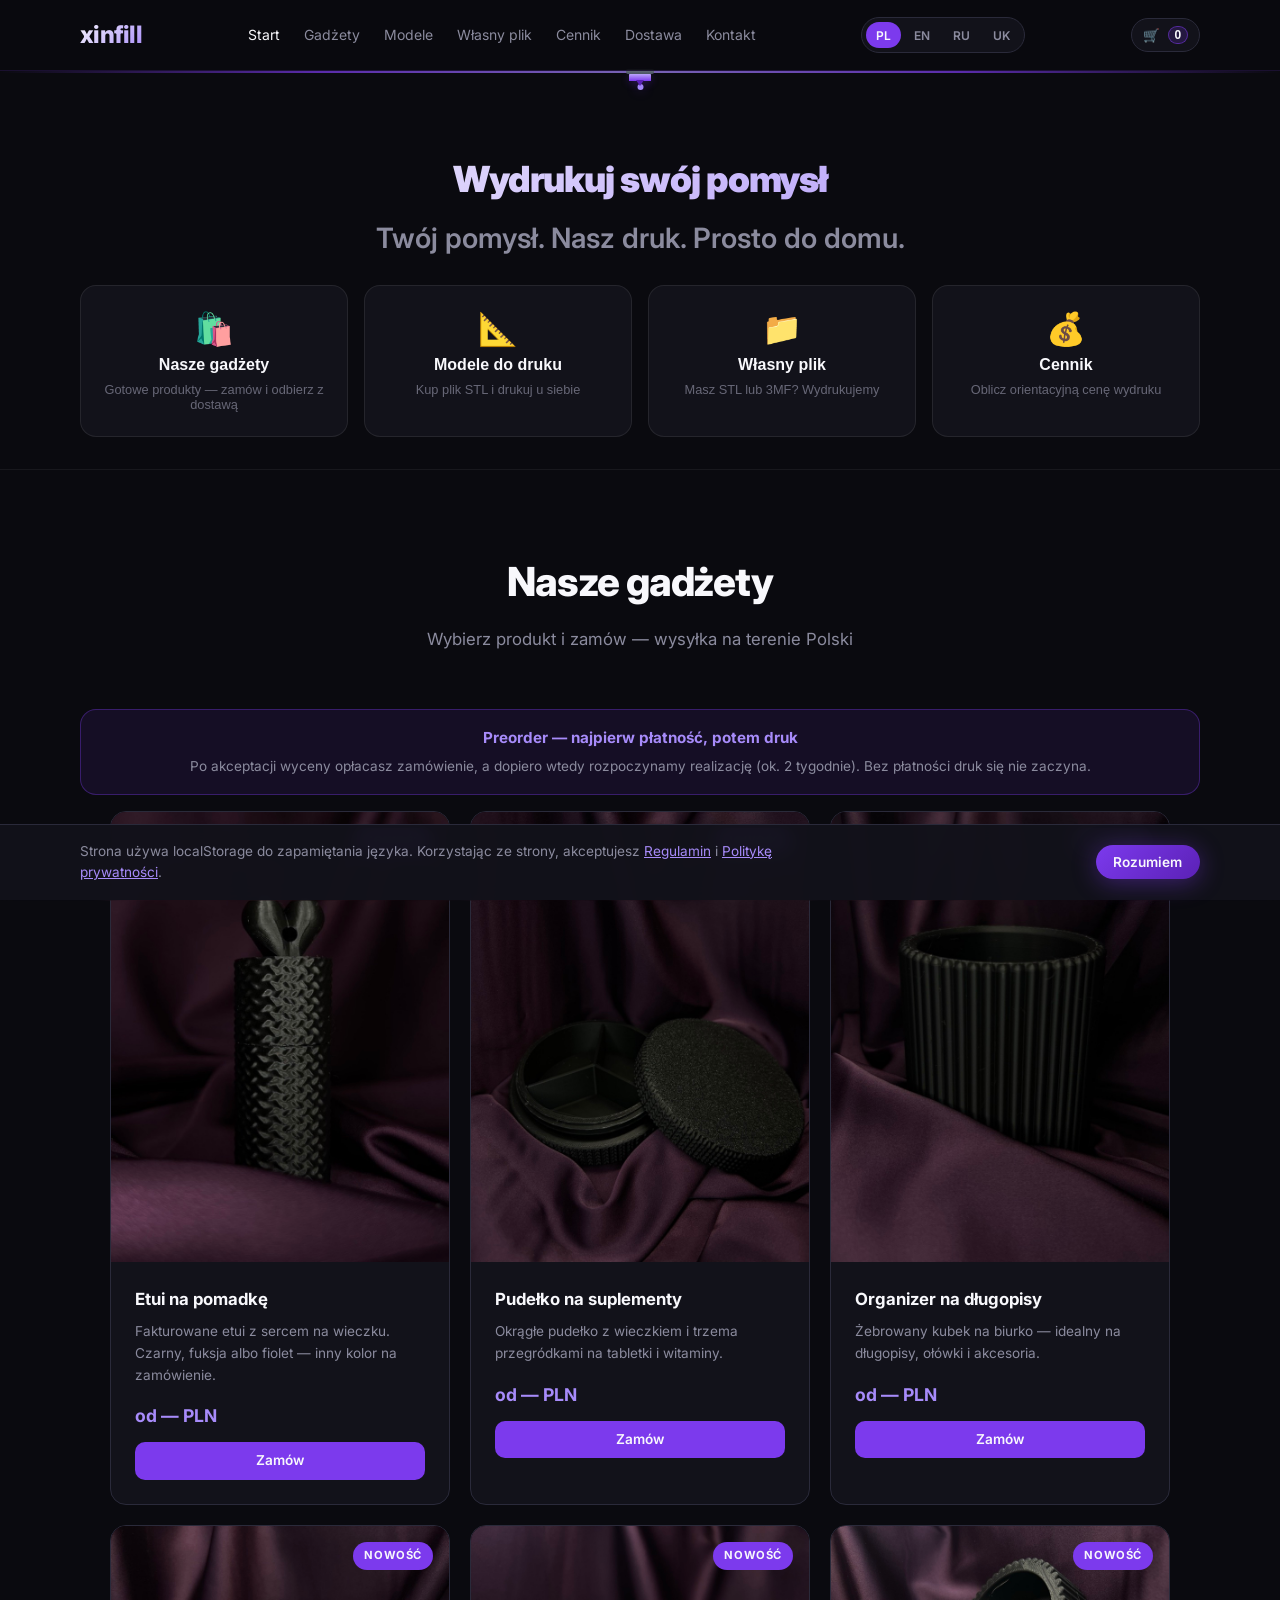
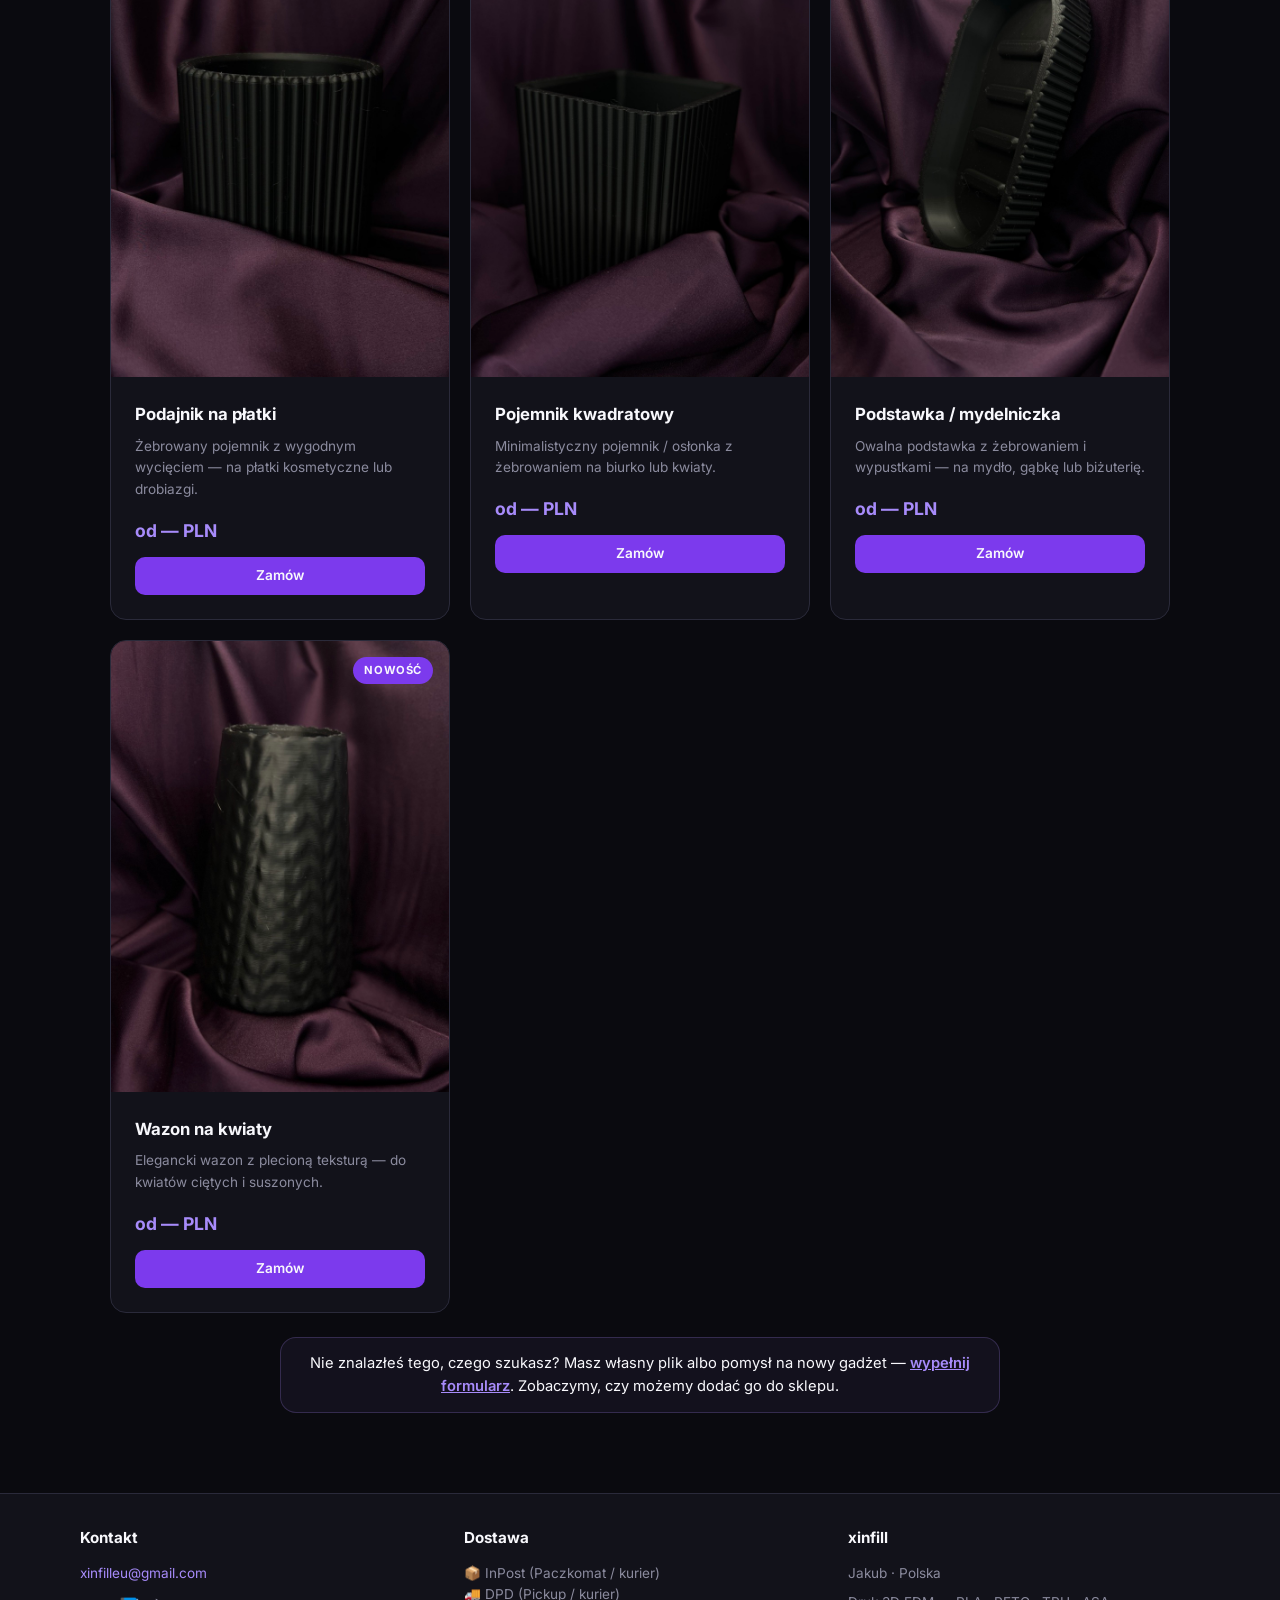
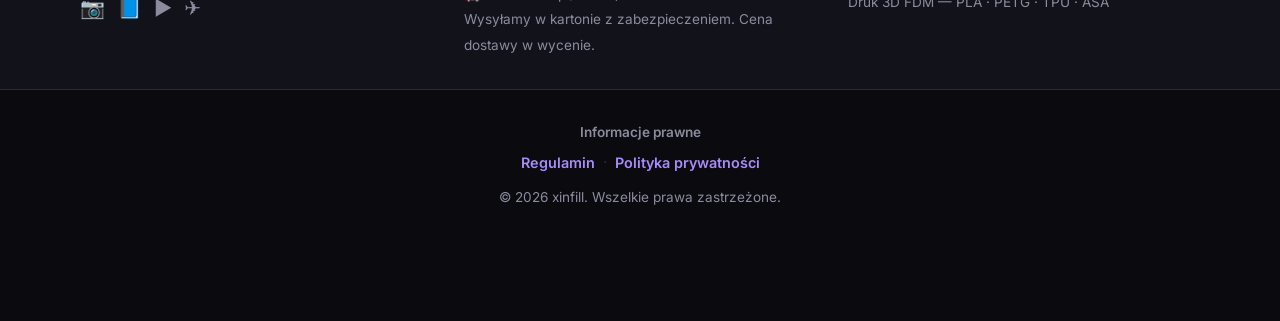
<file: index.html>
<!DOCTYPE html>
<html lang="pl">
<head>
  <meta charset="UTF-8">
  <meta name="viewport" content="width=device-width, initial-scale=1.0">
  <meta name="description" content="xinfill — druk 3D FDM na zamówienie. PLA, PETG, TPU, ASA. Wysyłka na terenie Polski.">
  <title>xinfill — Druk 3D na zamówienie</title>
  <link rel="icon" href="/assets/favicon.svg" type="image/svg+xml">
  <link rel="icon" href="/assets/favicon-32.png" type="image/png" sizes="32x32">
  <link rel="shortcut icon" href="/favicon.ico">
  <link rel="apple-touch-icon" href="/assets/apple-touch-icon.png">
  <meta name="theme-color" content="#7c3aed">
  <link rel="preconnect" href="https://fonts.googleapis.com">
  <link rel="preconnect" href="https://fonts.gstatic.com" crossorigin>
  <link href="https://fonts.googleapis.com/css2?family=Inter:wght@400;600;700;800;900&display=swap" rel="stylesheet">
  <link rel="stylesheet" href="/css/styles.css?v=20261031b">
</head>
<body>

  <!-- Header -->
  <header class="header">
    <div class="container header-inner">
      <a href="/" class="logo" data-section="home">xinfill</a>
      <nav class="nav" id="nav">
        <a href="/" data-i18n="nav.home" data-section="home">Start</a>
        <a href="/sklep" data-i18n="nav.shop" data-section="shop">Gadżety</a>
        <a href="/modele" data-i18n="nav.models" data-section="models">Modele</a>
        <a href="/wlasny-plik" data-i18n="nav.upload" data-section="custom" data-tab="upload">Własny plik</a>
        <a href="/cennik" data-i18n="nav.calculator" data-section="custom" data-tab="calc">Cennik</a>
        <a href="/dostawa" data-i18n="nav.delivery" data-section="dostawa">Dostawa</a>
        <a href="/kontakt" data-i18n="nav.contact" data-section="contact">Kontakt</a>
      </nav>
      <div class="lang-switcher">
        <button class="lang-btn active" data-lang="pl">PL</button>
        <button class="lang-btn" data-lang="en">EN</button>
        <button class="lang-btn" data-lang="ru">RU</button>
        <button class="lang-btn" data-lang="uk">UK</button>
      </div>
      <button class="menu-toggle" id="menu-toggle" aria-label="Menu">
        <svg width="24" height="24" fill="none" stroke="currentColor" stroke-width="2"><path d="M3 6h18M3 12h18M3 18h18"/></svg>
      </button>
      <button class="cart-toggle" id="cart-toggle" aria-label="Koszyk">
        <span class="cart-icon">🛒</span>
        <span class="cart-count" id="cart-count">0</span>
      </button>
    </div>
  </header>

  <!-- Animacja logo xinfill -->
  <div class="print-strip" id="home">
    <div class="print-strip-bar"></div>
    <div class="print-scene">
      <div class="nozzle-head"></div>
      <div class="filament-behind">
        <div class="filament-line"><div class="nozzle-dot-sm"></div></div>
      </div>
      <div class="logo-canvas">
      <svg viewBox="0 0 220 56" xmlns="http://www.w3.org/2000/svg">
        <defs>
          <linearGradient id="logoGrad" x1="0%" y1="0%" x2="100%" y2="100%">
            <stop offset="0%" style="stop-color:#f8f8fc"/>
            <stop offset="50%" style="stop-color:#e0e0ea"/>
            <stop offset="100%" style="stop-color:#a78bfa"/>
          </linearGradient>
        </defs>
        <text class="logo-draw-text" x="110" y="42" text-anchor="middle">xinfill</text>
        <text class="logo-fill-text" x="110" y="42" text-anchor="middle">xinfill</text>
      </svg>
    </div>
    </div>
  </div>

  <!-- Slogan + Panele nawigacyjne -->
  <section class="nav-panels" id="nav-panels">
    <div class="container">
      <div class="hero-intro">
        <h1 class="hero-slogan" data-i18n="hero.slogan">Wydrukuj swój pomysł</h1>
        <p class="hero-subtitle" data-i18n="hero.subtitle">Twój pomysł. Nasz druk. Prosto do domu.</p>
      </div>
      <div class="panels-grid">
        <button class="nav-panel" data-section="shop">
          <span class="nav-panel-icon">🛍️</span>
          <strong data-i18n="panels.gadgets">Nasze gadżety</strong>
          <small data-i18n="panels.gadgets_desc">Gotowe produkty — zamów i odbierz z dostawą</small>
        </button>
        <button class="nav-panel" data-section="models">
          <span class="nav-panel-icon">📐</span>
          <strong data-i18n="panels.models">Modele do druku</strong>
          <small data-i18n="panels.models_desc">Kup plik STL i wydrukuj sam</small>
        </button>
        <button class="nav-panel" data-section="custom" data-tab="upload">
          <span class="nav-panel-icon">📁</span>
          <strong data-i18n="panels.upload">Własny plik</strong>
          <small data-i18n="panels.upload_desc">Masz STL lub 3MF? Wydrukujemy</small>
        </button>
        <button class="nav-panel" data-section="custom" data-tab="calc">
          <span class="nav-panel-icon">💰</span>
          <strong data-i18n="panels.pricing">Cennik</strong>
          <small data-i18n="panels.pricing_desc">Oblicz orientacyjną cenę wydruku</small>
        </button>
      </div>
    </div>
  </section>

  <!-- Shop -->
  <section class="section section-shop" id="shop">
    <div class="container fade-in">
      <div class="section-header">
        <h2 class="section-title" data-i18n="shop.title">Nasze gadżety</h2>
        <p class="section-subtitle" data-i18n="shop.subtitle">Kup gotowy produkt — wysyłamy na terenie Polski</p>
      </div>
      <div class="preorder-banner">
        <strong data-i18n="preorder.title">Preorder — najpierw płatność, potem druk</strong>
        <p data-i18n="preorder.desc">Po akceptacji wyceny opłacasz zamówienie, a dopiero wtedy rozpoczynamy realizację (ok. 2 tygodnie).</p>
      </div>
      <div class="products-grid" id="products-grid">
        <div class="product-card" data-product-id="lipstick_case" data-images="/assets/shop-photos/IMG_3058-kopia.jpg?v=20261031d|/assets/products/lipstick-case-fuchsia.jpg?v=20261031d|/assets/shop-photos/IMG_3065-kopia.jpg?v=20261031d">
          <div class="product-img product-photo">
            <img src="/assets/shop-photos/IMG_3058-kopia.jpg?v=20261031d" alt="Etui na pomadkę">
            <span class="product-badge" data-i18n="shop.discount">Nowość</span>
          </div>
          <div class="product-info">
            <h3 data-i18n="shop.lipstick_case_title">Etui na pomadkę</h3>
            <p data-i18n="shop.lipstick_case_desc">Fakturowane etui z sercem na wieczku. Czarny, fuksja, fiolet.</p>
            <span class="product-price"><span data-i18n="shop.price_from">od</span> — PLN</span>
            <a href="mailto:xinfilleu@gmail.com?subject=Zamówienie:%20Etui%20na%20pomadkę" class="btn-buy-model" data-i18n="shop.buy">Zamów</a>
          </div>
        </div>
        <div class="product-card" data-product-id="supplement_box" data-images="/assets/shop-photos/IMG_3385.jpg?v=20261031d|/assets/shop-photos/IMG_3362.jpg?v=20261031d">
          <div class="product-img product-photo">
            <img src="/assets/shop-photos/IMG_3385.jpg?v=20261031d" alt="Pudełko na suplementy">
            <span class="product-badge" data-i18n="shop.discount">Nowość</span>
          </div>
          <div class="product-info">
            <h3 data-i18n="shop.supplement_box_title">Pudełko na suplementy</h3>
            <p data-i18n="shop.supplement_box_desc">Okrągłe pudełko z wieczkiem i trzema przegródkami.</p>
            <span class="product-price"><span data-i18n="shop.price_from">od</span> — PLN</span>
            <a href="mailto:xinfilleu@gmail.com?subject=Zamówienie:%20Pudełko%20na%20suplementy" class="btn-buy-model" data-i18n="shop.buy">Zamów</a>
          </div>
        </div>
        <div class="product-card" data-product-id="pen_holder" data-images="/assets/shop-photos/IMG_3374.jpg?v=20261031d|/assets/shop-photos/IMG_3319.jpg?v=20261031d|/assets/shop-photos/IMG_3285.jpg?v=20261031d">
          <div class="product-img product-photo">
            <img src="/assets/shop-photos/IMG_3374.jpg?v=20261031d" alt="Organizer na długopisy">
            <span class="product-badge" data-i18n="shop.discount">Nowość</span>
          </div>
          <div class="product-info">
            <h3 data-i18n="shop.pen_holder_title">Organizer na długopisy</h3>
            <p data-i18n="shop.pen_holder_desc">Żebrowany kubek na biurko — idealny na długopisy, ołówki i akcesoria.</p>
            <span class="product-price"><span data-i18n="shop.price_from">od</span> — PLN</span>
            <a href="mailto:xinfilleu@gmail.com?subject=Zamówienie:%20Organizer%20na%20długopisy" class="btn-buy-model" data-i18n="shop.buy">Zamów</a>
          </div>
        </div>
        <div class="product-card" data-product-id="cotton_holder" data-images="/assets/shop-photos/IMG_3376.jpg?v=20261031d|/assets/shop-photos/IMG_3346.jpg?v=20261031d|/assets/shop-photos/IMG_3300.jpg?v=20261031d">
          <div class="product-img product-photo">
            <img src="/assets/shop-photos/IMG_3376.jpg?v=20261031d" alt="Podajnik na płatki kosmetyczne">
            <span class="product-badge" data-i18n="shop.discount">Nowość</span>
          </div>
          <div class="product-info">
            <h3 data-i18n="shop.cotton_holder_title">Podajnik na płatki</h3>
            <p data-i18n="shop.cotton_holder_desc">Żebrowany pojemnik z wygodnym wycięciem — na płatki kosmetyczne lub drobiazgi.</p>
            <span class="product-price"><span data-i18n="shop.price_from">od</span> — PLN</span>
            <a href="mailto:xinfilleu@gmail.com?subject=Zamówienie:%20Podajnik%20na%20płatki" class="btn-buy-model" data-i18n="shop.buy">Zamów</a>
          </div>
        </div>
        <div class="product-card" data-product-id="square_vase" data-images="/assets/shop-photos/IMG_3399.jpg?v=20261031d|/assets/shop-photos/IMG_3337.jpg?v=20261031d">
          <div class="product-img product-photo">
            <img src="/assets/shop-photos/IMG_3399.jpg?v=20261031d" alt="Pojemnik kwadratowy">
            <span class="product-badge" data-i18n="shop.discount">Nowość</span>
          </div>
          <div class="product-info">
            <h3 data-i18n="shop.square_vase_title">Pojemnik kwadratowy</h3>
            <p data-i18n="shop.square_vase_desc">Minimalistyczny pojemnik / osłonka z żebrowaniem na biurko lub kwiaty.</p>
            <span class="product-price"><span data-i18n="shop.price_from">od</span> — PLN</span>
            <a href="mailto:xinfilleu@gmail.com?subject=Zamówienie:%20Pojemnik%20kwadratowy" class="btn-buy-model" data-i18n="shop.buy">Zamów</a>
          </div>
        </div>
        <div class="product-card" data-product-id="soap_dish" data-images="/assets/shop-photos/IMG_3406.jpg?v=20261031d|/assets/shop-photos/IMG_3330.jpg?v=20261031d">
          <div class="product-img product-photo">
            <img src="/assets/shop-photos/IMG_3406.jpg?v=20261031d" alt="Podstawka / mydelniczka">
            <span class="product-badge" data-i18n="shop.discount">Nowość</span>
          </div>
          <div class="product-info">
            <h3 data-i18n="shop.soap_dish_title">Podstawka / mydelniczka</h3>
            <p data-i18n="shop.soap_dish_desc">Owalna podstawka z żebrowaniem i wypustkami — na mydło, gąbkę lub biżuterię.</p>
            <span class="product-price"><span data-i18n="shop.price_from">od</span> — PLN</span>
            <a href="mailto:xinfilleu@gmail.com?subject=Zamówienie:%20Mydelniczka" class="btn-buy-model" data-i18n="shop.buy">Zamów</a>
          </div>
        </div>
        <div class="product-card" data-product-id="flower_vase" data-images="/assets/shop-photos/IMG_3414.jpg?v=20261031d|/assets/shop-photos/IMG_3313.jpg?v=20261031d|/assets/shop-photos/IMG_3293.jpg?v=20261031d">
          <div class="product-img product-photo">
            <img src="/assets/shop-photos/IMG_3414.jpg?v=20261031d" alt="Wazon na kwiaty">
            <span class="product-badge" data-i18n="shop.discount">Nowość</span>
          </div>
          <div class="product-info">
            <h3 data-i18n="shop.flower_vase_title">Wazon na kwiaty</h3>
            <p data-i18n="shop.flower_vase_desc">Elegancki wazon z plecioną teksturą — do kwiatów ciętych i suszonych.</p>
            <span class="product-price"><span data-i18n="shop.price_from">od</span> — PLN</span>
            <a href="mailto:xinfilleu@gmail.com?subject=Zamówienie:%20Wazon%20na%20kwiaty" class="btn-buy-model" data-i18n="shop.buy">Zamów</a>
          </div>
        </div>
      </div>
      <p class="section-tip" data-i18n-html="shop.own_file_tip">Nie znalazłeś tego, czego szukasz? Masz własny plik albo pomysł na nowy gadżet — <a href="/wlasny-plik" data-section="custom" data-tab="upload">wypełnij formularz</a>. Zobaczymy, czy możemy dodać go do sklepu.</p>
    </div>
  </section>

  <!-- Modele STL do pobrania -->
  <section class="section section-models" id="models">
    <div class="container fade-in">
      <div class="section-header">
        <h2 class="section-title" data-i18n="models.title">Modele do własnego druku</h2>
        <p class="section-subtitle" data-i18n="models.subtitle">Kup plik STL lub 3MF i wydrukuj na swojej drukarce 3D</p>
      </div>
      <div class="products-grid" id="models-grid">
        <div class="product-card model-card" data-product-id="lipstick_case" data-images="/assets/shop-photos/IMG_3058-kopia.jpg?v=20261031d|/assets/products/lipstick-case-fuchsia.jpg?v=20261031d|/assets/shop-photos/IMG_3065-kopia.jpg?v=20261031d">
          <div class="product-img product-photo">
            <img src="/assets/shop-photos/IMG_3058-kopia.jpg?v=20261031d" alt="Etui na pomadkę — model">
          </div>
          <div class="product-info">
            <h3 data-i18n="models.lipstick_case_title">Etui na pomadkę — model</h3>
            <p data-i18n="models.file_desc">Plik STL/3MF do pobrania po opłaceniu.</p>
            <span class="model-format">STL · 3MF</span>
            <span class="product-price"><span data-i18n="models.price_from">od</span> — PLN</span>
            <a href="mailto:xinfilleu@gmail.com?subject=Kup%20model:%20Etui%20na%20pomadkę" class="btn-buy-model" data-i18n="models.buy">Kup model</a>
          </div>
        </div>
        <div class="product-card model-card" data-product-id="supplement_box" data-images="/assets/shop-photos/IMG_3385.jpg?v=20261031d|/assets/shop-photos/IMG_3362.jpg?v=20261031d">
          <div class="product-img product-photo">
            <img src="/assets/shop-photos/IMG_3385.jpg?v=20261031d" alt="Pudełko na suplementy — model">
          </div>
          <div class="product-info">
            <h3 data-i18n="models.supplement_box_title">Pudełko na suplementy — model</h3>
            <p data-i18n="models.file_desc">Plik STL/3MF do pobrania po opłaceniu.</p>
            <span class="model-format">STL · 3MF</span>
            <span class="product-price"><span data-i18n="models.price_from">od</span> — PLN</span>
            <a href="mailto:xinfilleu@gmail.com?subject=Kup%20model:%20Pudełko%20na%20suplementy" class="btn-buy-model" data-i18n="models.buy">Kup model</a>
          </div>
        </div>
        <div class="product-card model-card" data-product-id="pen_holder" data-images="/assets/shop-photos/IMG_3374.jpg?v=20261031d|/assets/shop-photos/IMG_3319.jpg?v=20261031d|/assets/shop-photos/IMG_3285.jpg?v=20261031d">
          <div class="product-img product-photo">
            <img src="/assets/shop-photos/IMG_3374.jpg?v=20261031d" alt="Organizer na długopisy — model">
          </div>
          <div class="product-info">
            <h3 data-i18n="models.pen_holder_title">Organizer na długopisy — model</h3>
            <p data-i18n="models.file_desc">Plik STL/3MF do pobrania po opłaceniu.</p>
            <span class="model-format">STL · 3MF</span>
            <span class="product-price"><span data-i18n="models.price_from">od</span> — PLN</span>
            <a href="mailto:xinfilleu@gmail.com?subject=Kup%20model:%20Organizer%20na%20długopisy" class="btn-buy-model" data-i18n="models.buy">Kup model</a>
          </div>
        </div>
        <div class="product-card model-card" data-product-id="cotton_holder" data-images="/assets/shop-photos/IMG_3376.jpg?v=20261031d|/assets/shop-photos/IMG_3346.jpg?v=20261031d|/assets/shop-photos/IMG_3300.jpg?v=20261031d">
          <div class="product-img product-photo">
            <img src="/assets/shop-photos/IMG_3376.jpg?v=20261031d" alt="Podajnik na płatki — model">
          </div>
          <div class="product-info">
            <h3 data-i18n="models.cotton_holder_title">Podajnik na płatki — model</h3>
            <p data-i18n="models.file_desc">Plik STL/3MF do pobrania po opłaceniu.</p>
            <span class="model-format">STL · 3MF</span>
            <span class="product-price"><span data-i18n="models.price_from">od</span> — PLN</span>
            <a href="mailto:xinfilleu@gmail.com?subject=Kup%20model:%20Podajnik%20na%20płatki" class="btn-buy-model" data-i18n="models.buy">Kup model</a>
          </div>
        </div>
        <div class="product-card model-card" data-product-id="square_vase" data-images="/assets/shop-photos/IMG_3399.jpg?v=20261031d|/assets/shop-photos/IMG_3337.jpg?v=20261031d">
          <div class="product-img product-photo">
            <img src="/assets/shop-photos/IMG_3399.jpg?v=20261031d" alt="Pojemnik kwadratowy — model">
          </div>
          <div class="product-info">
            <h3 data-i18n="models.square_vase_title">Pojemnik kwadratowy — model</h3>
            <p data-i18n="models.file_desc">Plik STL/3MF do pobrania po opłaceniu.</p>
            <span class="model-format">STL · 3MF</span>
            <span class="product-price"><span data-i18n="models.price_from">od</span> — PLN</span>
            <a href="mailto:xinfilleu@gmail.com?subject=Kup%20model:%20Pojemnik%20kwadratowy" class="btn-buy-model" data-i18n="models.buy">Kup model</a>
          </div>
        </div>
        <div class="product-card model-card" data-product-id="soap_dish" data-images="/assets/shop-photos/IMG_3406.jpg?v=20261031d|/assets/shop-photos/IMG_3330.jpg?v=20261031d">
          <div class="product-img product-photo">
            <img src="/assets/shop-photos/IMG_3406.jpg?v=20261031d" alt="Podstawka / mydelniczka — model">
          </div>
          <div class="product-info">
            <h3 data-i18n="models.soap_dish_title">Podstawka / mydelniczka — model</h3>
            <p data-i18n="models.file_desc">Plik STL/3MF do pobrania po opłaceniu.</p>
            <span class="model-format">STL · 3MF</span>
            <span class="product-price"><span data-i18n="models.price_from">od</span> — PLN</span>
            <a href="mailto:xinfilleu@gmail.com?subject=Kup%20model:%20Mydelniczka" class="btn-buy-model" data-i18n="models.buy">Kup model</a>
          </div>
        </div>
        <div class="product-card model-card" data-product-id="flower_vase" data-images="/assets/shop-photos/IMG_3414.jpg?v=20261031d|/assets/shop-photos/IMG_3313.jpg?v=20261031d|/assets/shop-photos/IMG_3293.jpg?v=20261031d">
          <div class="product-img product-photo">
            <img src="/assets/shop-photos/IMG_3414.jpg?v=20261031d" alt="Wazon na kwiaty — model">
          </div>
          <div class="product-info">
            <h3 data-i18n="models.flower_vase_title">Wazon na kwiaty — model</h3>
            <p data-i18n="models.file_desc">Plik STL/3MF do pobrania po opłaceniu.</p>
            <span class="model-format">STL · 3MF</span>
            <span class="product-price"><span data-i18n="models.price_from">od</span> — PLN</span>
            <a href="mailto:xinfilleu@gmail.com?subject=Kup%20model:%20Wazon%20na%20kwiaty" class="btn-buy-model" data-i18n="models.buy">Kup model</a>
          </div>
        </div>
      </div>
      <p class="section-tip" data-i18n-html="models.own_file_tip">Nie znalazłeś tego, czego szukasz? Masz własny plik albo pomysł na nowy model — <a href="/wlasny-plik" data-section="custom" data-tab="upload">wypełnij formularz</a>. Zobaczymy, czy możemy dodać go do oferty.</p>
    </div>
  </section>

  <!-- Własny plik + Cennik (zakładki) -->
  <section class="section tabs-section" id="custom">
    <div class="container fade-in">
      <div class="tab-nav">
        <button class="tab-btn active" data-tab="upload" data-i18n="calculator.tab_upload">Wyślij plik</button>
        <button class="tab-btn" data-tab="calc" data-i18n="calculator.tab_calc">Oblicz cenę</button>
      </div>
      <div class="tab-panel active" id="tab-upload">
        <div class="section-header">
          <h2 class="section-title" data-i18n="upload.title">Wyślij własny plik</h2>
          <p class="section-subtitle" data-i18n="upload.subtitle">Nie znalazłeś w naszym sklepie? Masz własny projekt? Wyślij plik STL lub 3MF.</p>
        </div>
        <div class="upload-form">
          <div class="info-box how-form-box">
            <h3 data-i18n="upload.how_title">Jak działa formularz?</h3>
            <p data-i18n="upload.how_desc">Wiadomość trafia na xinfilleu@gmail.com. Odpowiadamy z wyceną — po akceptacji i płatności zaczynamy druk.</p>
          </div>
          <div class="info-box custom-design-box">
            <h3 data-i18n="product_idea.title">Nie znalazłeś tego, czego szukasz?</h3>
            <p data-i18n="product_idea.desc">Masz własny plik STL/3MF albo pomysł na nowy gadżet do sklepu? Napisz w formularzu — zobaczymy, czy możemy to dodać.</p>
            <p class="info-box-note" data-i18n="product_idea.note">Wystarczy krótki opis albo załączony plik. Odpowiemy na e-mail.</p>
          </div>
          <div class="upload-zone" id="upload-zone">
            <div class="upload-zone-icon">📤</div>
            <p data-i18n="upload.drop">Przeciągnij plik tutaj lub kliknij, aby wybrać</p>
            <small data-i18n="upload.formats">Dozwolone formaty: .stl, .3mf (max 9 MB)</small>
            <small data-i18n="upload.max_size">Max wymiary wydruku: 260×260×260 mm</small>
            <input type="file" id="file-input" accept=".stl,.3mf" hidden>
          </div>
          <div class="file-preview" id="file-preview">
            <div class="file-preview-info">
              <div class="file-preview-name" id="file-name"></div>
              <div class="file-preview-size" id="file-size"></div>
            </div>
            <button type="button" class="btn btn-outline btn-sm" id="file-remove" data-i18n="upload.remove">Usuń</button>
          </div>
          <form id="upload-form" action="https://formsubmit.co/xinfilleu@gmail.com" method="POST" enctype="multipart/form-data">
            <input type="hidden" name="_subject" value="Nowe zamówienie xinfill">
            <input type="hidden" name="_captcha" value="false">
            <input type="hidden" name="_template" value="table">
            <input type="hidden" name="_replyto" value="">
            <input type="file" name="attachment" id="form-attachment" accept=".stl,.3mf" hidden>
            <div class="form-row">
              <div class="form-group">
                <label data-i18n="upload.name">Imię i nazwisko</label>
                <input type="text" name="name" required>
              </div>
              <div class="form-group">
                <label data-i18n="upload.email">E-mail</label>
                <input type="email" name="email" required>
              </div>
            </div>
            <div class="form-group">
              <label data-i18n="upload.phone">Telefon (opcjonalnie)</label>
              <input type="tel" name="phone">
            </div>
            <div class="form-group">
              <label data-i18n="upload.material_select">Preferowany materiał</label>
              <select name="material">
                <option value="PLA">PLA</option>
                <option value="PETG">PETG</option>
                <option value="TPU">TPU</option>
                <option value="ASA">ASA</option>
                <option value="ASA Premium">ASA Premium (wygładzony)</option>
              </select>
            </div>
            <div class="form-group">
              <label data-i18n="colors.label">Kolor wydruku</label>
              <div class="color-picker" id="upload-colors">
                <label class="color-swatch"><input type="radio" name="color" value="Czarny" checked><span class="swatch sw-black"></span><span data-i18n="colors.black">Czarny</span></label>
                <label class="color-swatch"><input type="radio" name="color" value="Biały"><span class="swatch sw-white"></span><span data-i18n="colors.white">Biały</span></label>
                <label class="color-swatch"><input type="radio" name="color" value="Fioletowy"><span class="swatch sw-purple"></span><span data-i18n="colors.purple">Fioletowy</span></label>
                <label class="color-swatch"><input type="radio" name="color" value="Inny"><span class="swatch sw-custom"></span><span data-i18n="colors.custom">Inny kolor</span></label>
                <div class="color-custom-wrap" hidden>
                  <input type="text" name="color_custom" data-i18n-placeholder="colors.custom_placeholder" placeholder="Opisz kolor">
                </div>
              </div>
              <small class="field-hint" data-i18n="colors.custom_note">Inne kolory — opisz w polu, potwierdzimy dostępność.</small>
            </div>
            <div class="form-group infill-group">
              <label><span data-i18n="infill.label">Wypełnienie (infill)</span>: <strong id="upload-infill-val">20%</strong></label>
              <input type="range" name="infill" id="upload-infill" min="10" max="100" step="1" value="20" data-infill-slider data-infill-target="upload-infill-val" data-infill-preview="upload-infill-preview">
              <div class="infill-preview-wrap">
                <div class="infill-preview" id="upload-infill-preview"></div>
              </div>
              <small class="field-hint" data-i18n="infill.hint">Wyższe wypełnienie = mocniejszy wydruk, więcej materiału.</small>
            </div>
            <div class="form-group">
              <label data-i18n="upload.notes">Uwagi do zamówienia</label>
              <textarea name="notes"></textarea>
            </div>
            <div class="form-group form-consent">
              <label class="consent-label">
                <input type="checkbox" name="consent" id="consent-checkbox" required>
                <span data-i18n-html="upload.consent">Akceptuję <a href="/regulamin.html" target="_blank">Regulamin</a> i <a href="/polityka-prywatnosci.html" target="_blank">Politykę prywatności</a> oraz wyrażam zgodę na przetwarzanie danych w celu realizacji zamówienia.</span>
              </label>
            </div>
            <button type="submit" class="btn btn-primary" id="submit-btn" style="width:100%" data-i18n="upload.submit">Wyślij zamówienie</button>
            <div class="form-message" id="form-message"></div>
          </form>
        </div>
      </div>
      <div class="tab-panel" id="tab-calc">
        <div class="section-header">
          <h2 class="section-title" data-i18n="calculator.title">Cennik</h2>
          <p class="section-subtitle" data-i18n="calculator.subtitle">Wybierz materiał, wpisz wagę wydruku — dostaniesz cenę</p>
        </div>
        <div class="calc-box">
          <div class="form-group">
            <label data-i18n="calculator.material">Materiał</label>
            <select id="calc-material">
              <option value="PLA">PLA</option>
              <option value="PETG">PETG</option>
              <option value="TPU">TPU</option>
              <option value="ASA">ASA</option>
              <option value="ASA_PREMIUM">ASA Premium (wygładzony)</option>
            </select>
          </div>
          <div class="form-row">
            <div class="form-group">
              <label data-i18n="calculator.weight">Waga wydruku (gramy)</label>
              <input type="number" id="calc-weight" min="1" max="5000" value="100" placeholder="100">
            </div>
            <div class="form-group">
              <label data-i18n="calculator.quantity">Ilość sztuk</label>
              <input type="number" id="calc-quantity" min="1" max="100" value="1">
            </div>
          </div>
          <div class="form-group infill-group">
            <label><span data-i18n="infill.label">Wypełnienie (infill)</span>: <strong id="calc-infill-val">20%</strong></label>
            <input type="range" id="calc-infill" min="10" max="100" step="1" value="20" data-infill-slider data-infill-target="calc-infill-val" data-infill-preview="calc-infill-preview">
            <div class="infill-preview-wrap">
              <div class="infill-preview" id="calc-infill-preview"></div>
            </div>
            <small class="field-hint" data-i18n="infill.hint">Wyższe wypełnienie = mocniejszy wydruk, więcej materiału.</small>
          </div>
          <button class="btn btn-primary" id="calc-btn" style="width:100%" data-i18n="calculator.calculate">Oblicz cenę</button>
          <div class="calc-result" id="calc-result">
            <div style="color:var(--gray);font-size:0.85rem;margin-bottom:0.25rem" data-i18n="calculator.result">Szacunkowa cena</div>
            <div class="calc-result-price" id="calc-price">—</div>
            <div class="calc-result-detail" id="calc-detail"></div>
          </div>
          <p class="calc-note" data-i18n="calculator.note">Orientacyjna wycena. Dokładną cenę potwierdzimy po analizie pliku.</p>
          <p class="calc-note" data-i18n="calculator.shipping">Wysyłka na terenie Polski — wycena osobno</p>
        </div>
      </div>
    </div>
  </section>

  <!-- Dostawa -->
  <section class="section section-delivery" id="dostawa" hidden>
    <div class="container fade-in">
      <div class="section-header">
        <h2 class="section-title" data-i18n="delivery.title">Dostawa</h2>
        <p class="section-subtitle" data-i18n="delivery.subtitle">Wysyłamy na terenie całej Polski — InPost i DPD</p>
      </div>
      <div class="delivery-grid">
        <div class="delivery-card">
          <div class="delivery-logo">📦 InPost</div>
          <h3 data-i18n="delivery.inpost_title">Paczkomat InPost</h3>
          <p data-i18n="delivery.inpost_desc">Najczęstsza opcja dla gadżetów i mniejszych wydruków.</p>
          <ul class="delivery-prices">
            <li><span data-i18n="delivery.size_a">Gabaryt A</span> <strong>16,49 zł</strong></li>
            <li><span data-i18n="delivery.size_b">Gabaryt B</span> <strong>18,49 zł</strong></li>
            <li><span data-i18n="delivery.size_c">Gabaryt C</span> <strong>20,49 zł</strong></li>
          </ul>
        </div>
        <div class="delivery-card">
          <div class="delivery-logo">🚚 DPD</div>
          <h3 data-i18n="delivery.dpd_title">DPD Pickup / kurier</h3>
          <p data-i18n="delivery.dpd_desc">Punkt odbioru lub dostawa pod wskazany adres.</p>
          <ul class="delivery-prices">
            <li><span data-i18n="delivery.dpd_pickup">DPD Pickup (do 2 kg)</span> <strong>od 11 zł</strong></li>
            <li><span data-i18n="delivery.dpd_courier">Kurier DPD (do 5 kg)</span> <strong>od 22 zł</strong></li>
          </ul>
        </div>
        <div class="delivery-card delivery-packaging">
          <div class="delivery-logo">📋</div>
          <h3 data-i18n="delivery.packaging_title">Pakowanie</h3>
          <p data-i18n="delivery.packaging_desc">Każda przesyłka pakowana jest w solidny karton, a wnętrze zabezpieczamy folią jako wypełnienie — żeby produkt dotarł bezpiecznie.</p>
        </div>
      </div>
      <p class="delivery-note" data-i18n="delivery.note">Ceny orientacyjne wg cenników InPost i DPD dla osób prywatnych (2026). Dokładny koszt dostawy podajemy w wycenie zamówienia.</p>
    </div>
  </section>

  <!-- Kontakt -->
  <section class="section about-contact" id="contact" hidden>
    <div class="container fade-in">
      <div class="about-block">
        <div class="avatar-placeholder">👤</div>
        <div>
          <h2 class="section-title" style="text-align:left;margin-bottom:0.25rem" data-i18n="about.title">O mnie</h2>
          <p class="about-location" data-i18n="about.location">Polska — wysyłka na terenie całego kraju</p>
          <p class="about-name" data-i18n="about.name">Jakub</p>
          <p class="about-text" data-i18n="about.placeholder">Druk 3D FDM — własne gadżety i wydruki na zamówienie. Wysyłka na terenie całej Polski.</p>
        </div>
      </div>
      <div class="section-header" style="margin-bottom:2rem">
        <h2 class="section-title" data-i18n="contact.title">Kontakt</h2>
      </div>
      <div class="contact-grid">
        <div class="contact-item">
          <h4 data-i18n="contact.email">E-mail</h4>
          <a href="mailto:xinfilleu@gmail.com" data-contact-email>xinfilleu@gmail.com</a>
          <p class="contact-note" data-i18n="contact.address_note">Adres do korespondencji i reklamacji podawany przy potwierdzeniu zamówienia.</p>
        </div>
        <div class="contact-item contact-social">
          <h4 data-i18n="contact.social">Social media</h4>
          <ul class="social-links">
            <li><a href="https://instagram.com/xinfill" data-social="instagram" target="_blank" rel="noopener noreferrer"><span class="social-icon">📷</span><span data-i18n="contact.instagram">Instagram</span><span data-social-handle>@xinfill</span></a></li>
            <li><a href="https://www.facebook.com/profile.php?id=61592881340390" data-social="facebook" target="_blank" rel="noopener noreferrer"><span class="social-icon">📘</span><span data-i18n="contact.facebook">Facebook</span><span data-social-handle>@xinfill</span></a></li>
            <li><a href="https://youtube.com/@xinfill" data-social="youtube" target="_blank" rel="noopener noreferrer"><span class="social-icon">▶️</span><span data-i18n="contact.youtube">YouTube</span><span data-social-handle>@xinfill</span></a></li>
            <li><a href="https://t.me/xinfilleu" data-social="telegram" target="_blank" rel="noopener noreferrer"><span class="social-icon">✈️</span><span data-i18n="contact.telegram">Telegram</span><span data-social-handle>@xinfilleu</span></a></li>
          </ul>
        </div>
      </div>
    </div>
  </section>


  <!-- Strona produktu -->
  <section class="section product-page" id="product-page" hidden>
    <div class="container">
      <button type="button" class="page-back" id="product-close">← Wróć</button>
      <div class="product-page-layout">
        <div class="product-page-visual" id="product-page-visual">
          <div class="product-img product-visual" id="product-page-img"><span class="pv-icon" id="product-page-icon">🛒</span></div>
          <div class="product-thumbs" id="product-thumbs" hidden></div>
        </div>
        <div class="product-page-content">
          <div class="product-breadcrumb">xinfill / Produkt</div>
          <h1 id="product-modal-title"></h1>
          <p id="product-modal-short" class="product-short"></p>
          <div id="product-modal-long" class="product-long"></div>

          <div class="product-print-options">
            <div class="form-group product-color-options">
              <label data-i18n="colors.label">Kolor wydruku</label>
              <div class="color-picker">
                <label class="color-swatch">
                  <input type="radio" name="product-color" value="Czarny" checked>
                  <span class="swatch sw-black"></span>
                  <span data-i18n="colors.black">Czarny</span>
                </label>
                <label class="color-swatch">
                  <input type="radio" name="product-color" value="Biały">
                  <span class="swatch sw-white"></span>
                  <span data-i18n="colors.white">Biały</span>
                </label>
                <label class="color-swatch">
                  <input type="radio" name="product-color" value="Fioletowy">
                  <span class="swatch sw-purple"></span>
                  <span data-i18n="colors.purple">Fioletowy</span>
                </label>
                <label class="color-swatch">
                  <input type="radio" name="product-color" value="Fuksja">
                  <span class="swatch sw-fuchsia"></span>
                  <span data-i18n="colors.fuchsia">Fuksja</span>
                </label>
                <label class="color-swatch">
                  <input type="radio" name="product-color" value="Inny">
                  <span class="swatch sw-custom"></span>
                  <span data-i18n="colors.custom">Inny kolor</span>
                </label>
                <div class="color-custom-wrap" hidden>
                  <input type="text" id="product-color-custom" name="product-color_custom" data-i18n-placeholder="colors.custom_placeholder" placeholder="Opisz kolor">
                </div>
              </div>
              <small class="field-hint" data-i18n="colors.custom_note">Inne kolory — potwierdzimy w wiadomości.</small>
            </div>

          </div>

          <div class="form-group" id="product-personalization-wrap">
            <label data-i18n="upload.personalization">Personalizacja (imię zwierzaka, napis itd.)</label>
            <input type="text" id="product-personalization" data-i18n-placeholder="upload.personalization_placeholder" placeholder="Np. imię psa na gwizdku lub przypince">
          </div>

          <div class="form-row">
            <div class="form-group">
              <label>Ilość</label>
              <div class="qty-stepper">
                <button type="button" class="qty-btn" id="product-qty-minus">−</button>
                <input type="number" id="product-qty" min="1" max="50" value="1">
                <button type="button" class="qty-btn" id="product-qty-plus">+</button>
              </div>
            </div>
          </div>

          <button class="btn btn-primary" id="product-add-to-cart" style="width:100%">Dodaj do koszyka</button>
        </div>
      </div>
    </div>
  </section>

  <!-- Strona koszyka -->
  <section class="section cart-page" id="cart-page" hidden>
    <div class="container cart-page-inner">
      <button type="button" class="page-back" id="cart-close" data-i18n="cart.back">← Wróć</button>
      <div class="cart-drawer-header">
        <h1 class="section-title" style="text-align:left;margin:0" data-i18n="cart.title">Koszyk</h1>
      </div>
      <div class="cart-page-grid">
        <div>
          <div class="cart-items" id="cart-items"></div>
          <div class="cart-empty" id="cart-empty" data-i18n="cart.empty">Koszyk jest pusty.</div>
        </div>
        <div class="cart-form" id="cart-form">
          <div class="cart-summary-box">
            <h3 class="cart-summary-title" data-i18n="cart.summary">Podsumowanie</h3>
            <div class="cart-totals" id="cart-totals">
              <div class="cart-total-line">
                <span data-i18n="cart.products">Produkty</span>
                <span id="cart-subtotal">Do wyceny</span>
              </div>
              <div class="cart-total-line">
                <span data-i18n="cart.shipping">Dostawa</span>
                <span id="cart-shipping-cost">—</span>
              </div>
              <div class="cart-total-line cart-total-grand">
                <span data-i18n="cart.total">Razem</span>
                <span id="cart-total">Do wyceny</span>
              </div>
            </div>
            <p class="cart-free-shipping-info" id="cart-free-shipping-info"></p>
            <p class="cart-preorder-note" data-i18n="cart.preorder_note">Preorder — najpierw akceptacja wyceny i płatność, potem realizacja (~2 tygodnie).</p>
          </div>

          <form id="cart-order-form">
            <div class="form-group">
              <label data-i18n="cart.delivery_method">Sposób dostawy</label>
              <select id="cart-delivery" name="delivery" required></select>
            </div>
            <div class="form-group">
              <label data-i18n="cart.shipping_address">Paczkomat / adres dostawy</label>
              <input type="text" id="cart-shipping-address" name="shipping_address" required data-i18n-placeholder="cart.shipping_address_ph">
            </div>
            <div class="form-row">
              <div class="form-group">
                <label data-i18n="cart.name">Imię i nazwisko</label>
                <input type="text" id="cart-name" name="name" required>
              </div>
              <div class="form-group">
                <label data-i18n="cart.email">E-mail</label>
                <input type="email" id="cart-email" name="email" required>
              </div>
            </div>
            <div class="form-group">
              <label data-i18n="cart.phone">Telefon (opcjonalnie)</label>
              <input type="tel" id="cart-phone" name="phone">
            </div>
            <div class="form-group">
              <label data-i18n="cart.message">Wiadomość do zamówienia</label>
              <textarea id="cart-message" name="message" rows="3"></textarea>
            </div>
            <button type="submit" class="btn btn-primary" id="cart-submit" style="width:100%" data-i18n="cart.submit">Wyślij zamówienie</button>
            <a href="#" class="btn btn-outline cart-pay-online hidden" id="cart-pay-online" target="_blank" rel="noopener" data-i18n="cart.pay_online">Zapłać online</a>
            <div class="form-message" id="cart-message-status" style="display:none"></div>
            <p class="cart-note" data-i18n="cart.note">Zamówienie trafia na e-mail. Po akceptacji wyceny wyślemy link do płatności lub dane do przelewu.</p>
          </form>
        </div>
      </div>
    </div>
  </section>

  <!-- Footer info panel -->
  <section class="footer-info" id="footer-info">
    <div class="container">
      <div class="footer-info-grid">
        <div class="footer-info-col">
          <h4 data-i18n="contact.title">Kontakt</h4>
          <a href="mailto:xinfilleu@gmail.com" class="footer-email" data-contact-email>xinfilleu@gmail.com</a>
          <div class="footer-social">
            <a href="https://instagram.com/xinfill" data-social="instagram" target="_blank" rel="noopener noreferrer" title="Instagram">📷</a>
            <a href="https://www.facebook.com/profile.php?id=61592881340390" data-social="facebook" target="_blank" rel="noopener noreferrer" title="Facebook">📘</a>
            <a href="https://youtube.com/@xinfill" data-social="youtube" target="_blank" rel="noopener noreferrer" title="YouTube">▶️</a>
            <a href="https://t.me/xinfilleu" data-social="telegram" target="_blank" rel="noopener noreferrer" title="Telegram">✈️</a>
          </div>
        </div>
        <div class="footer-info-col">
          <h4 data-i18n="delivery.title">Dostawa</h4>
          <p>📦 InPost (Paczkomat / kurier)</p>
          <p>🚚 DPD (Pickup / kurier)</p>
          <small data-i18n="delivery.note_short">Wysyłamy w kartonie z zabezpieczeniem. Cena dostawy w wycenie.</small>
        </div>
        <div class="footer-info-col">
          <h4>xinfill</h4>
          <p data-i18n="footer.seller_short">Jakub · Polska</p>
          <p class="footer-tagline" data-i18n="footer.tagline">Druk 3D FDM — PLA · PETG · TPU · ASA</p>
        </div>
      </div>
    </div>
  </section>

  <footer class="footer">
    <div class="container">
      <p class="footer-legal-label" data-i18n="legal.bar_label">Informacje prawne</p>
      <nav class="footer-legal">
        <a href="/regulamin.html" data-i18n="footer.terms">Regulamin</a>
        <span>·</span>
        <a href="/polityka-prywatnosci.html" data-i18n="footer.privacy">Polityka prywatności</a>
      </nav>
      <p>© 2026 xinfill. <span data-i18n="footer.rights">Wszelkie prawa zastrzeżone.</span></p>
    </div>
  </footer>

  <div class="cookie-banner" id="cookie-banner" hidden>
    <div class="cookie-banner-inner">
      <p data-i18n-html="cookies.text">Strona używa localStorage do zapamiętania języka. Korzystając ze strony, akceptujesz <a href="/polityka-prywatnosci.html">Politykę prywatności</a>.</p>
      <button class="btn btn-primary btn-sm" id="cookie-accept" data-i18n="cookies.accept">Rozumiem</button>
    </div>
  </div>

  <script type="module" src="/js/main.js?v=20261031c"></script>
</body>
</html>
</file>
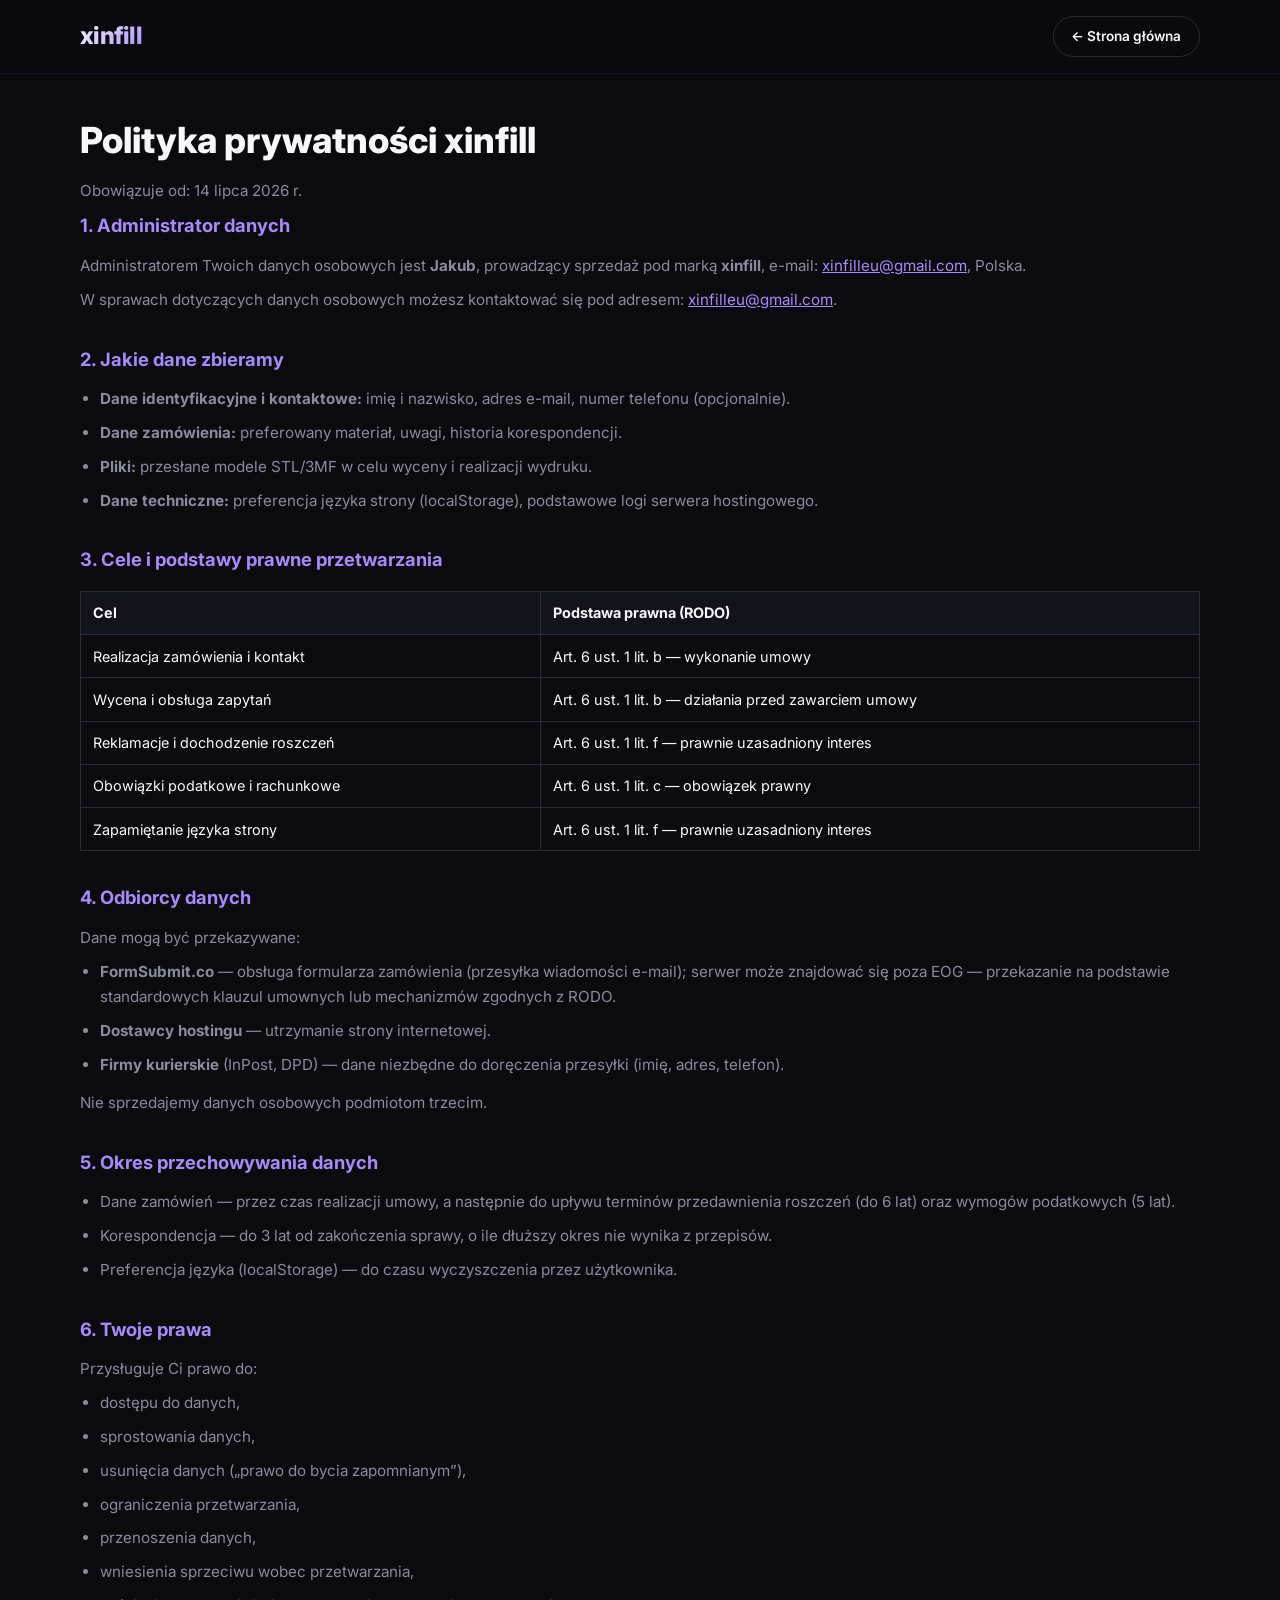
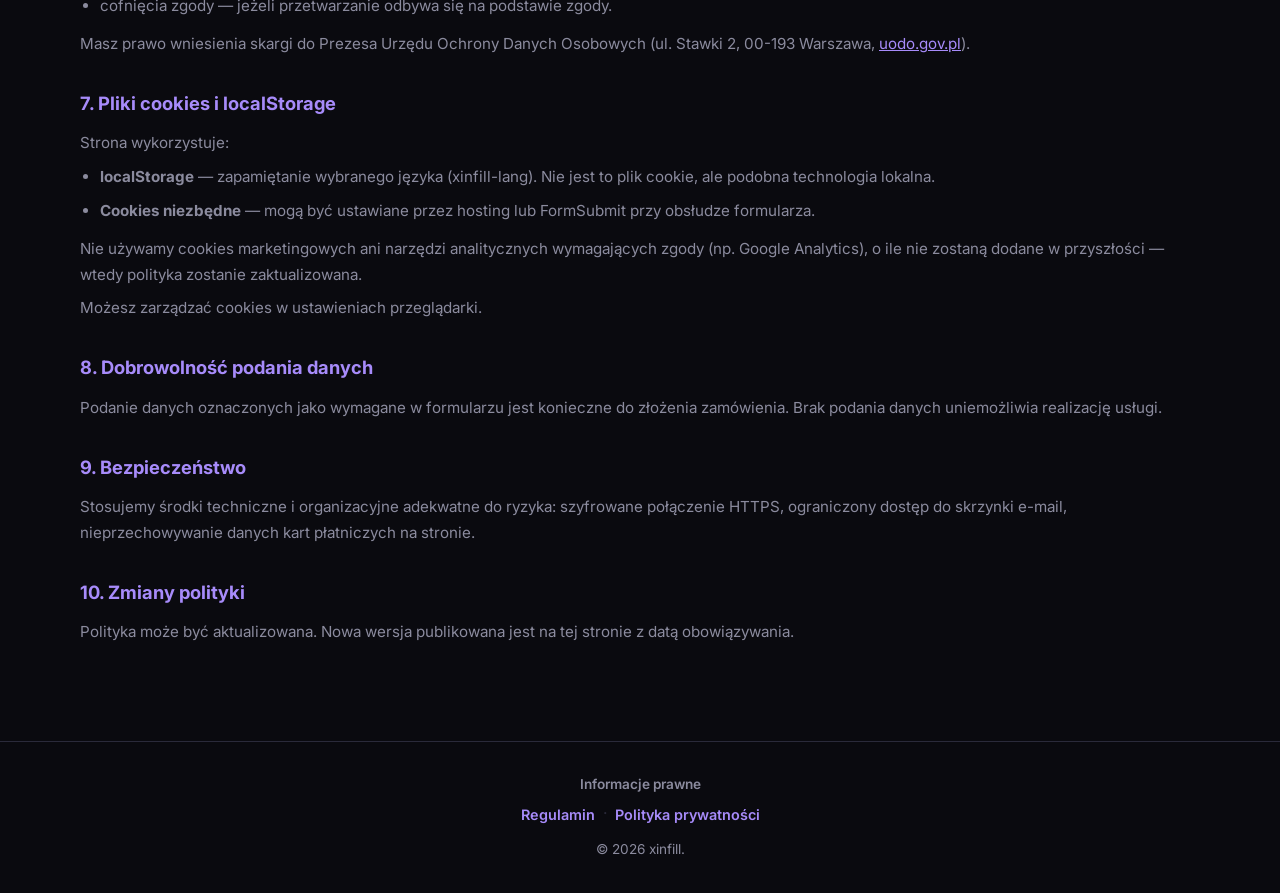
<file: polityka-prywatnosci.html>
<!DOCTYPE html>
<html lang="pl">
<head>
  <meta charset="UTF-8">
  <meta name="viewport" content="width=device-width, initial-scale=1.0">
  <meta name="robots" content="noindex">
  <title>Polityka prywatności — xinfill</title>
  <link rel="icon" href="/assets/favicon.svg" type="image/svg+xml">
  <link rel="icon" href="/assets/favicon-32.png" type="image/png" sizes="32x32">
  <link rel="shortcut icon" href="/favicon.ico">
  <link rel="apple-touch-icon" href="/assets/apple-touch-icon.png">
  <link rel="preconnect" href="https://fonts.googleapis.com">
  <link rel="preconnect" href="https://fonts.gstatic.com" crossorigin>
  <link href="https://fonts.googleapis.com/css2?family=Inter:wght@400;600;700;800&display=swap" rel="stylesheet">
  <link rel="stylesheet" href="css/styles.css">
</head>
<body>

  <header class="header">
    <div class="container header-inner">
      <a href="index.html" class="logo">xinfill</a>
      <a href="index.html" class="btn btn-outline btn-sm legal-back">← Strona główna</a>
    </div>
  </header>

  <main class="legal-page">
    <div class="container">
      <h1>Polityka prywatności xinfill</h1>
      <p class="legal-updated">Obowiązuje od: 14 lipca 2026 r.</p>

      <section>
        <h2>1. Administrator danych</h2>
        <p>Administratorem Twoich danych osobowych jest <strong>Jakub</strong>, prowadzący sprzedaż pod marką <strong>xinfill</strong>, e-mail: <a href="mailto:xinfilleu@gmail.com">xinfilleu@gmail.com</a>, Polska.</p>
        <p>W sprawach dotyczących danych osobowych możesz kontaktować się pod adresem: <a href="mailto:xinfilleu@gmail.com">xinfilleu@gmail.com</a>.</p>
      </section>

      <section>
        <h2>2. Jakie dane zbieramy</h2>
        <ul>
          <li><strong>Dane identyfikacyjne i kontaktowe:</strong> imię i nazwisko, adres e-mail, numer telefonu (opcjonalnie).</li>
          <li><strong>Dane zamówienia:</strong> preferowany materiał, uwagi, historia korespondencji.</li>
          <li><strong>Pliki:</strong> przesłane modele STL/3MF w celu wyceny i realizacji wydruku.</li>
          <li><strong>Dane techniczne:</strong> preferencja języka strony (localStorage), podstawowe logi serwera hostingowego.</li>
        </ul>
      </section>

      <section>
        <h2>3. Cele i podstawy prawne przetwarzania</h2>
        <table class="legal-table">
          <thead>
            <tr><th>Cel</th><th>Podstawa prawna (RODO)</th></tr>
          </thead>
          <tbody>
            <tr><td>Realizacja zamówienia i kontakt</td><td>Art. 6 ust. 1 lit. b — wykonanie umowy</td></tr>
            <tr><td>Wycena i obsługa zapytań</td><td>Art. 6 ust. 1 lit. b — działania przed zawarciem umowy</td></tr>
            <tr><td>Reklamacje i dochodzenie roszczeń</td><td>Art. 6 ust. 1 lit. f — prawnie uzasadniony interes</td></tr>
            <tr><td>Obowiązki podatkowe i rachunkowe</td><td>Art. 6 ust. 1 lit. c — obowiązek prawny</td></tr>
            <tr><td>Zapamiętanie języka strony</td><td>Art. 6 ust. 1 lit. f — prawnie uzasadniony interes</td></tr>
          </tbody>
        </table>
      </section>

      <section>
        <h2>4. Odbiorcy danych</h2>
        <p>Dane mogą być przekazywane:</p>
        <ul>
          <li><strong>FormSubmit.co</strong> — obsługa formularza zamówienia (przesyłka wiadomości e-mail); serwer może znajdować się poza EOG — przekazanie na podstawie standardowych klauzul umownych lub mechanizmów zgodnych z RODO.</li>
          <li><strong>Dostawcy hostingu</strong> — utrzymanie strony internetowej.</li>
          <li><strong>Firmy kurierskie</strong> (InPost, DPD) — dane niezbędne do doręczenia przesyłki (imię, adres, telefon).</li>
        </ul>
        <p>Nie sprzedajemy danych osobowych podmiotom trzecim.</p>
      </section>

      <section>
        <h2>5. Okres przechowywania danych</h2>
        <ul>
          <li>Dane zamówień — przez czas realizacji umowy, a następnie do upływu terminów przedawnienia roszczeń (do 6 lat) oraz wymogów podatkowych (5 lat).</li>
          <li>Korespondencja — do 3 lat od zakończenia sprawy, o ile dłuższy okres nie wynika z przepisów.</li>
          <li>Preferencja języka (localStorage) — do czasu wyczyszczenia przez użytkownika.</li>
        </ul>
      </section>

      <section>
        <h2>6. Twoje prawa</h2>
        <p>Przysługuje Ci prawo do:</p>
        <ul>
          <li>dostępu do danych,</li>
          <li>sprostowania danych,</li>
          <li>usunięcia danych („prawo do bycia zapomnianym”),</li>
          <li>ograniczenia przetwarzania,</li>
          <li>przenoszenia danych,</li>
          <li>wniesienia sprzeciwu wobec przetwarzania,</li>
          <li>cofnięcia zgody — jeżeli przetwarzanie odbywa się na podstawie zgody.</li>
        </ul>
        <p>Masz prawo wniesienia skargi do Prezesa Urzędu Ochrony Danych Osobowych (ul. Stawki 2, 00-193 Warszawa, <a href="https://uodo.gov.pl" target="_blank" rel="noopener">uodo.gov.pl</a>).</p>
      </section>

      <section>
        <h2>7. Pliki cookies i localStorage</h2>
        <p>Strona wykorzystuje:</p>
        <ul>
          <li><strong>localStorage</strong> — zapamiętanie wybranego języka (xinfill-lang). Nie jest to plik cookie, ale podobna technologia lokalna.</li>
          <li><strong>Cookies niezbędne</strong> — mogą być ustawiane przez hosting lub FormSubmit przy obsłudze formularza.</li>
        </ul>
        <p>Nie używamy cookies marketingowych ani narzędzi analitycznych wymagających zgody (np. Google Analytics), o ile nie zostaną dodane w przyszłości — wtedy polityka zostanie zaktualizowana.</p>
        <p>Możesz zarządzać cookies w ustawieniach przeglądarki.</p>
      </section>

      <section>
        <h2>8. Dobrowolność podania danych</h2>
        <p>Podanie danych oznaczonych jako wymagane w formularzu jest konieczne do złożenia zamówienia. Brak podania danych uniemożliwia realizację usługi.</p>
      </section>

      <section>
        <h2>9. Bezpieczeństwo</h2>
        <p>Stosujemy środki techniczne i organizacyjne adekwatne do ryzyka: szyfrowane połączenie HTTPS, ograniczony dostęp do skrzynki e-mail, nieprzechowywanie danych kart płatniczych na stronie.</p>
      </section>

      <section>
        <h2>10. Zmiany polityki</h2>
        <p>Polityka może być aktualizowana. Nowa wersja publikowana jest na tej stronie z datą obowiązywania.</p>
      </section>
    </div>
  </main>

  <footer class="footer">
    <div class="container">
      <p class="footer-legal-label">Informacje prawne</p>
      <nav class="footer-legal">
        <a href="regulamin.html">Regulamin</a>
        <span>·</span>
        <a href="polityka-prywatnosci.html">Polityka prywatności</a>
      </nav>
      <p>© 2026 xinfill.</p>
    </div>
  </footer>

</body>
</html>
</file>
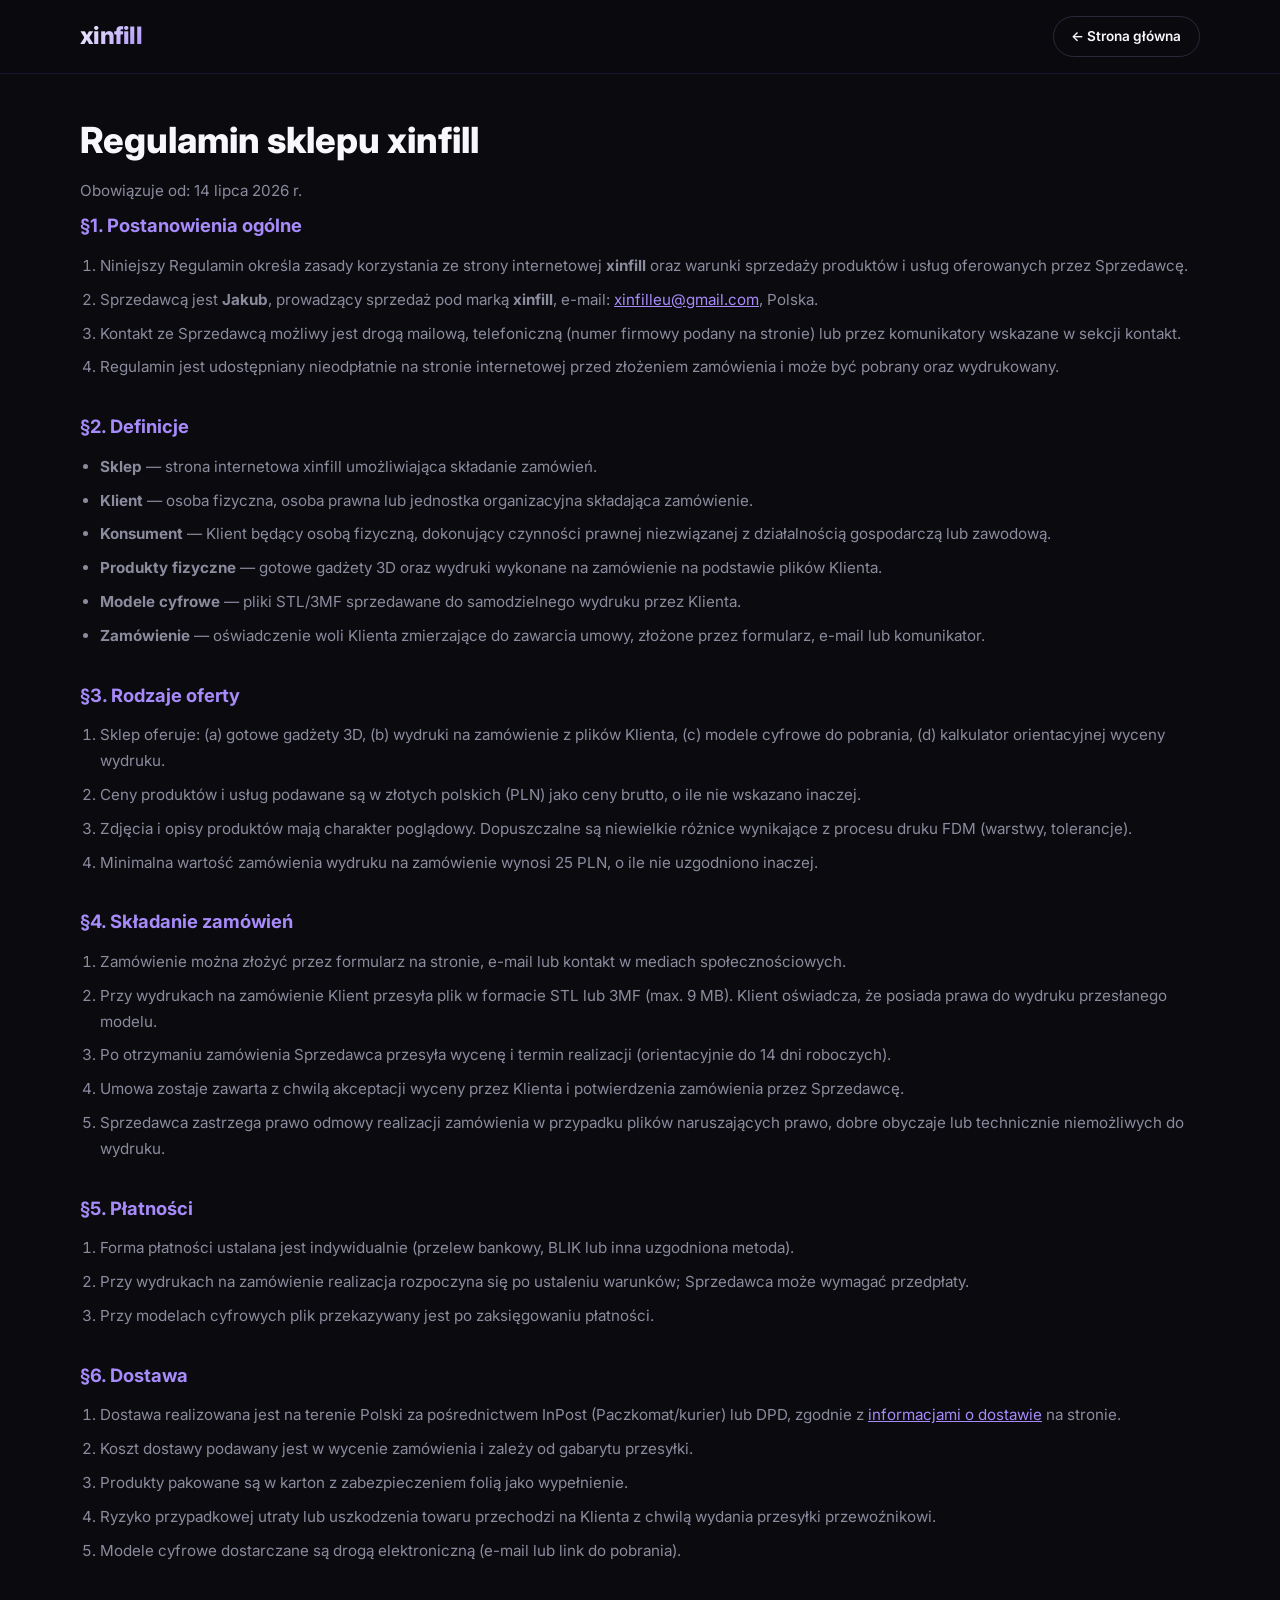
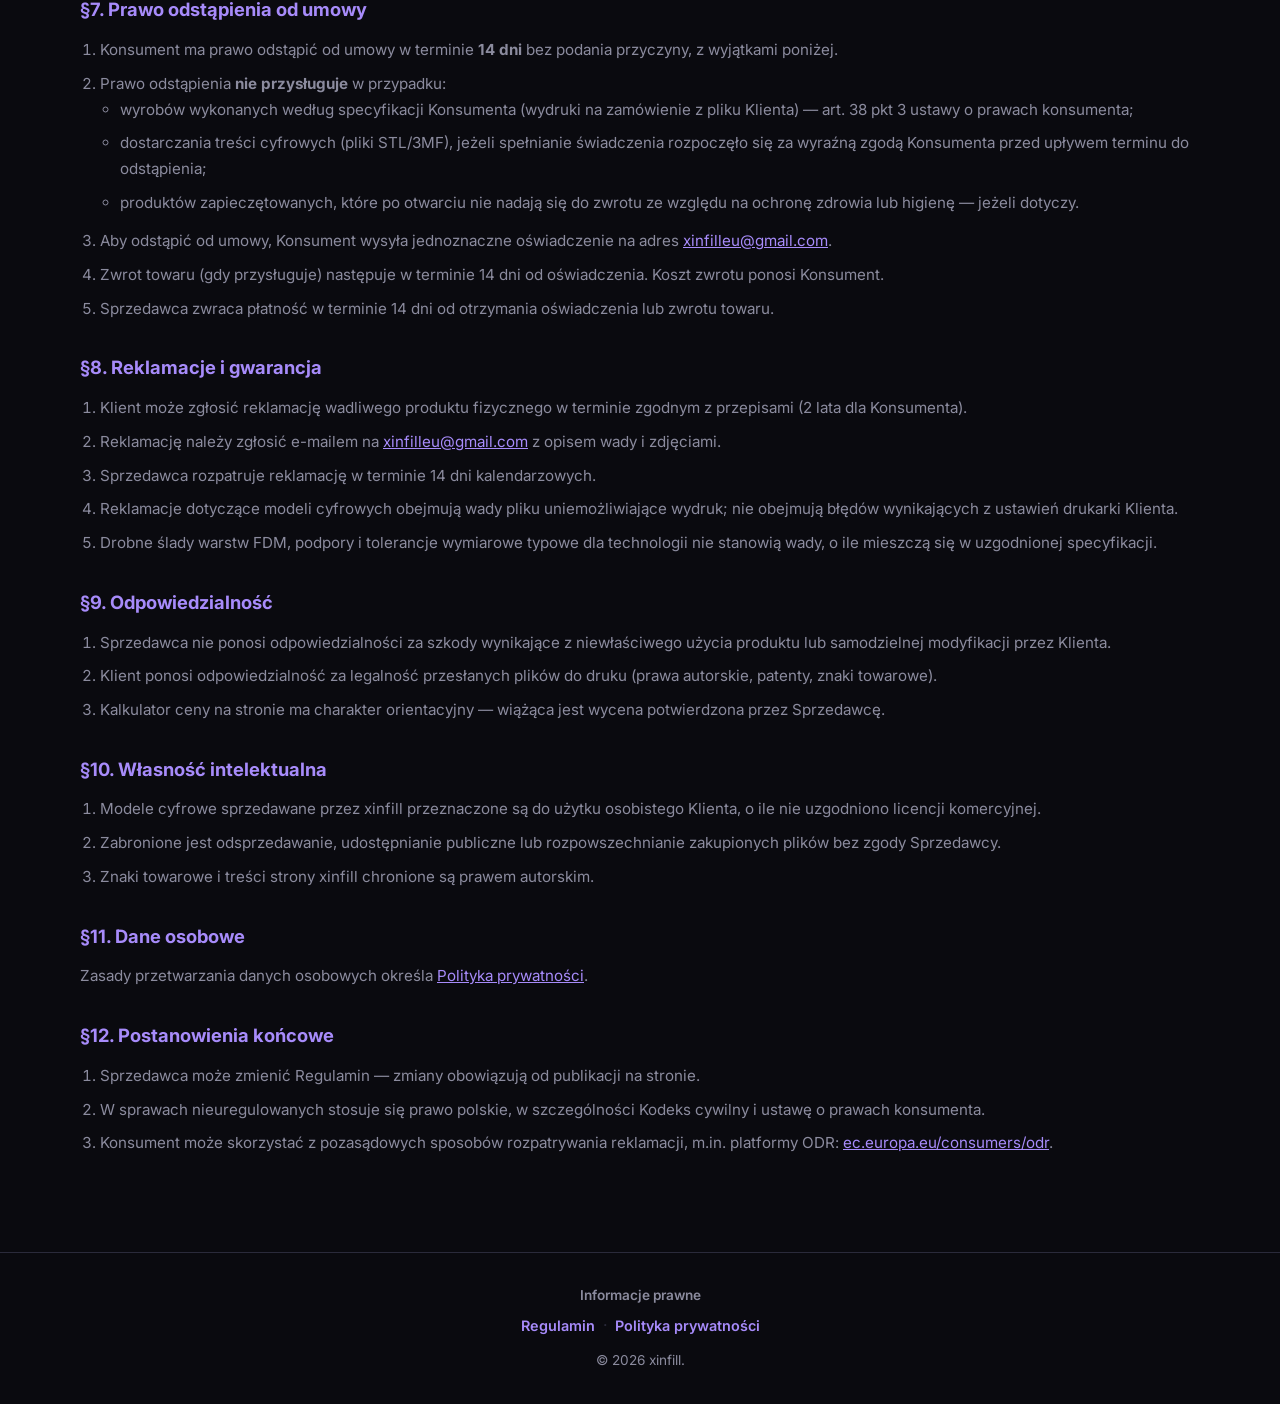
<file: regulamin.html>
<!DOCTYPE html>
<html lang="pl">
<head>
  <meta charset="UTF-8">
  <meta name="viewport" content="width=device-width, initial-scale=1.0">
  <meta name="robots" content="noindex">
  <title>Regulamin — xinfill</title>
  <link rel="icon" href="/assets/favicon.svg" type="image/svg+xml">
  <link rel="icon" href="/assets/favicon-32.png" type="image/png" sizes="32x32">
  <link rel="shortcut icon" href="/favicon.ico">
  <link rel="apple-touch-icon" href="/assets/apple-touch-icon.png">
  <link rel="preconnect" href="https://fonts.googleapis.com">
  <link rel="preconnect" href="https://fonts.gstatic.com" crossorigin>
  <link href="https://fonts.googleapis.com/css2?family=Inter:wght@400;600;700;800&display=swap" rel="stylesheet">
  <link rel="stylesheet" href="css/styles.css">
</head>
<body>

  <header class="header">
    <div class="container header-inner">
      <a href="index.html" class="logo">xinfill</a>
      <a href="index.html" class="btn btn-outline btn-sm legal-back">← Strona główna</a>
    </div>
  </header>

  <main class="legal-page">
    <div class="container">
      <h1>Regulamin sklepu xinfill</h1>
      <p class="legal-updated">Obowiązuje od: 14 lipca 2026 r.</p>

      <section>
        <h2>§1. Postanowienia ogólne</h2>
        <ol>
          <li>Niniejszy Regulamin określa zasady korzystania ze strony internetowej <strong>xinfill</strong> oraz warunki sprzedaży produktów i usług oferowanych przez Sprzedawcę.</li>
          <li>Sprzedawcą jest <strong>Jakub</strong>, prowadzący sprzedaż pod marką <strong>xinfill</strong>, e-mail: <a href="mailto:xinfilleu@gmail.com">xinfilleu@gmail.com</a>, Polska.</li>
          <li>Kontakt ze Sprzedawcą możliwy jest drogą mailową, telefoniczną (numer firmowy podany na stronie) lub przez komunikatory wskazane w sekcji kontakt.</li>
          <li>Regulamin jest udostępniany nieodpłatnie na stronie internetowej przed złożeniem zamówienia i może być pobrany oraz wydrukowany.</li>
        </ol>
      </section>

      <section>
        <h2>§2. Definicje</h2>
        <ul>
          <li><strong>Sklep</strong> — strona internetowa xinfill umożliwiająca składanie zamówień.</li>
          <li><strong>Klient</strong> — osoba fizyczna, osoba prawna lub jednostka organizacyjna składająca zamówienie.</li>
          <li><strong>Konsument</strong> — Klient będący osobą fizyczną, dokonujący czynności prawnej niezwiązanej z działalnością gospodarczą lub zawodową.</li>
          <li><strong>Produkty fizyczne</strong> — gotowe gadżety 3D oraz wydruki wykonane na zamówienie na podstawie plików Klienta.</li>
          <li><strong>Modele cyfrowe</strong> — pliki STL/3MF sprzedawane do samodzielnego wydruku przez Klienta.</li>
          <li><strong>Zamówienie</strong> — oświadczenie woli Klienta zmierzające do zawarcia umowy, złożone przez formularz, e-mail lub komunikator.</li>
        </ul>
      </section>

      <section>
        <h2>§3. Rodzaje oferty</h2>
        <ol>
          <li>Sklep oferuje: (a) gotowe gadżety 3D, (b) wydruki na zamówienie z plików Klienta, (c) modele cyfrowe do pobrania, (d) kalkulator orientacyjnej wyceny wydruku.</li>
          <li>Ceny produktów i usług podawane są w złotych polskich (PLN) jako ceny brutto, o ile nie wskazano inaczej.</li>
          <li>Zdjęcia i opisy produktów mają charakter poglądowy. Dopuszczalne są niewielkie różnice wynikające z procesu druku FDM (warstwy, tolerancje).</li>
          <li>Minimalna wartość zamówienia wydruku na zamówienie wynosi 25 PLN, o ile nie uzgodniono inaczej.</li>
        </ol>
      </section>

      <section>
        <h2>§4. Składanie zamówień</h2>
        <ol>
          <li>Zamówienie można złożyć przez formularz na stronie, e-mail lub kontakt w mediach społecznościowych.</li>
          <li>Przy wydrukach na zamówienie Klient przesyła plik w formacie STL lub 3MF (max. 9 MB). Klient oświadcza, że posiada prawa do wydruku przesłanego modelu.</li>
          <li>Po otrzymaniu zamówienia Sprzedawca przesyła wycenę i termin realizacji (orientacyjnie do 14 dni roboczych).</li>
          <li>Umowa zostaje zawarta z chwilą akceptacji wyceny przez Klienta i potwierdzenia zamówienia przez Sprzedawcę.</li>
          <li>Sprzedawca zastrzega prawo odmowy realizacji zamówienia w przypadku plików naruszających prawo, dobre obyczaje lub technicznie niemożliwych do wydruku.</li>
        </ol>
      </section>

      <section>
        <h2>§5. Płatności</h2>
        <ol>
          <li>Forma płatności ustalana jest indywidualnie (przelew bankowy, BLIK lub inna uzgodniona metoda).</li>
          <li>Przy wydrukach na zamówienie realizacja rozpoczyna się po ustaleniu warunków; Sprzedawca może wymagać przedpłaty.</li>
          <li>Przy modelach cyfrowych plik przekazywany jest po zaksięgowaniu płatności.</li>
        </ol>
      </section>

      <section>
        <h2>§6. Dostawa</h2>
        <ol>
          <li>Dostawa realizowana jest na terenie Polski za pośrednictwem InPost (Paczkomat/kurier) lub DPD, zgodnie z <a href="/dostawa">informacjami o dostawie</a> na stronie.</li>
          <li>Koszt dostawy podawany jest w wycenie zamówienia i zależy od gabarytu przesyłki.</li>
          <li>Produkty pakowane są w karton z zabezpieczeniem folią jako wypełnienie.</li>
          <li>Ryzyko przypadkowej utraty lub uszkodzenia towaru przechodzi na Klienta z chwilą wydania przesyłki przewoźnikowi.</li>
          <li>Modele cyfrowe dostarczane są drogą elektroniczną (e-mail lub link do pobrania).</li>
        </ol>
      </section>

      <section>
        <h2>§7. Prawo odstąpienia od umowy</h2>
        <ol>
          <li>Konsument ma prawo odstąpić od umowy w terminie <strong>14 dni</strong> bez podania przyczyny, z wyjątkami poniżej.</li>
          <li>Prawo odstąpienia <strong>nie przysługuje</strong> w przypadku:
            <ul>
              <li>wyrobów wykonanych według specyfikacji Konsumenta (wydruki na zamówienie z pliku Klienta) — art. 38 pkt 3 ustawy o prawach konsumenta;</li>
              <li>dostarczania treści cyfrowych (pliki STL/3MF), jeżeli spełnianie świadczenia rozpoczęło się za wyraźną zgodą Konsumenta przed upływem terminu do odstąpienia;</li>
              <li>produktów zapieczętowanych, które po otwarciu nie nadają się do zwrotu ze względu na ochronę zdrowia lub higienę — jeżeli dotyczy.</li>
            </ul>
          </li>
          <li>Aby odstąpić od umowy, Konsument wysyła jednoznaczne oświadczenie na adres <a href="mailto:xinfilleu@gmail.com">xinfilleu@gmail.com</a>.</li>
          <li>Zwrot towaru (gdy przysługuje) następuje w terminie 14 dni od oświadczenia. Koszt zwrotu ponosi Konsument.</li>
          <li>Sprzedawca zwraca płatność w terminie 14 dni od otrzymania oświadczenia lub zwrotu towaru.</li>
        </ol>
      </section>

      <section>
        <h2>§8. Reklamacje i gwarancja</h2>
        <ol>
          <li>Klient może zgłosić reklamację wadliwego produktu fizycznego w terminie zgodnym z przepisami (2 lata dla Konsumenta).</li>
          <li>Reklamację należy zgłosić e-mailem na <a href="mailto:xinfilleu@gmail.com">xinfilleu@gmail.com</a> z opisem wady i zdjęciami.</li>
          <li>Sprzedawca rozpatruje reklamację w terminie 14 dni kalendarzowych.</li>
          <li>Reklamacje dotyczące modeli cyfrowych obejmują wady pliku uniemożliwiające wydruk; nie obejmują błędów wynikających z ustawień drukarki Klienta.</li>
          <li>Drobne ślady warstw FDM, podpory i tolerancje wymiarowe typowe dla technologii nie stanowią wady, o ile mieszczą się w uzgodnionej specyfikacji.</li>
        </ol>
      </section>

      <section>
        <h2>§9. Odpowiedzialność</h2>
        <ol>
          <li>Sprzedawca nie ponosi odpowiedzialności za szkody wynikające z niewłaściwego użycia produktu lub samodzielnej modyfikacji przez Klienta.</li>
          <li>Klient ponosi odpowiedzialność za legalność przesłanych plików do druku (prawa autorskie, patenty, znaki towarowe).</li>
          <li>Kalkulator ceny na stronie ma charakter orientacyjny — wiążąca jest wycena potwierdzona przez Sprzedawcę.</li>
        </ol>
      </section>

      <section>
        <h2>§10. Własność intelektualna</h2>
        <ol>
          <li>Modele cyfrowe sprzedawane przez xinfill przeznaczone są do użytku osobistego Klienta, o ile nie uzgodniono licencji komercyjnej.</li>
          <li>Zabronione jest odsprzedawanie, udostępnianie publiczne lub rozpowszechnianie zakupionych plików bez zgody Sprzedawcy.</li>
          <li>Znaki towarowe i treści strony xinfill chronione są prawem autorskim.</li>
        </ol>
      </section>

      <section>
        <h2>§11. Dane osobowe</h2>
        <p>Zasady przetwarzania danych osobowych określa <a href="polityka-prywatnosci.html">Polityka prywatności</a>.</p>
      </section>

      <section>
        <h2>§12. Postanowienia końcowe</h2>
        <ol>
          <li>Sprzedawca może zmienić Regulamin — zmiany obowiązują od publikacji na stronie.</li>
          <li>W sprawach nieuregulowanych stosuje się prawo polskie, w szczególności Kodeks cywilny i ustawę o prawach konsumenta.</li>
          <li>Konsument może skorzystać z pozasądowych sposobów rozpatrywania reklamacji, m.in. platformy ODR: <a href="https://ec.europa.eu/consumers/odr" target="_blank" rel="noopener">ec.europa.eu/consumers/odr</a>.</li>
        </ol>
      </section>
    </div>
  </main>

  <footer class="footer">
    <div class="container">
      <p class="footer-legal-label">Informacje prawne</p>
      <nav class="footer-legal">
        <a href="regulamin.html">Regulamin</a>
        <span>·</span>
        <a href="polityka-prywatnosci.html">Polityka prywatności</a>
      </nav>
      <p>© 2026 xinfill.</p>
    </div>
  </footer>

</body>
</html>
</file>
<file: css/styles.css>
:root {
  --black: #0a0a0f;
  --black-soft: #12121a;
  --purple: #7c3aed;
  --purple-light: #a78bfa;
  --purple-glow: rgba(124, 58, 237, 0.4);
  --white: #f8f8fc;
  --gray: #8b8b9e;
  --gray-dark: #2a2a3a;
  --success: #22c55e;
  --error: #ef4444;
  --radius: 16px;
  --radius-sm: 10px;
  --font: "Inter", system-ui, -apple-system, sans-serif;
  --transition: 0.25s cubic-bezier(0.4, 0, 0.2, 1);
}

*,
*::before,
*::after {
  box-sizing: border-box;
  margin: 0;
  padding: 0;
}

html {
  scroll-behavior: smooth;
}

body {
  font-family: var(--font);
  background: var(--black);
  color: var(--white);
  line-height: 1.6;
  overflow-x: hidden;
}

body.has-cookie-banner {
  padding-bottom: 5rem;
}

a {
  color: inherit;
  text-decoration: none;
}

img {
  max-width: 100%;
  display: block;
}

.container {
  width: min(1120px, 92vw);
  margin: 0 auto;
}

/* ── Header ── */
.header {
  position: fixed;
  top: 0;
  left: 0;
  right: 0;
  z-index: 100;
  background: rgba(10, 10, 15, 0.85);
  backdrop-filter: blur(16px);
  border-bottom: 1px solid rgba(124, 58, 237, 0.15);
  transition: var(--transition);
}

.header-inner {
  display: flex;
  align-items: center;
  justify-content: space-between;
  padding: 1rem 0;
  gap: 1rem;
}

.logo {
  font-size: 1.5rem;
  font-weight: 800;
  letter-spacing: -0.03em;
  background: linear-gradient(135deg, var(--white), var(--purple-light));
  -webkit-background-clip: text;
  -webkit-text-fill-color: transparent;
  background-clip: text;
  visibility: visible;
  width: auto;
  flex-shrink: 0;
}

.nav {
  display: flex;
  gap: 1.5rem;
  align-items: center;
}

.nav a {
  font-size: 0.875rem;
  color: var(--gray);
  transition: color var(--transition);
}

.nav a:hover,
.nav a.active {
  color: var(--white);
}

.lang-switcher {
  display: flex;
  gap: 0.25rem;
  background: var(--black-soft);
  border-radius: 999px;
  padding: 0.25rem;
  border: 1px solid var(--gray-dark);
}

.lang-btn {
  background: none;
  border: none;
  color: var(--gray);
  font-size: 0.75rem;
  font-weight: 600;
  padding: 0.35rem 0.6rem;
  border-radius: 999px;
  cursor: pointer;
  transition: var(--transition);
  font-family: var(--font);
}

.lang-btn:hover {
  color: var(--white);
}

.lang-btn.active {
  background: var(--purple);
  color: var(--white);
}

.menu-toggle {
  display: none;
  background: none;
  border: none;
  color: var(--white);
  cursor: pointer;
  padding: 0.5rem;
}

/* ── Buttons ── */
.btn {
  display: inline-flex;
  align-items: center;
  justify-content: center;
  gap: 0.5rem;
  padding: 0.85rem 1.6rem;
  border-radius: 999px;
  font-weight: 600;
  font-size: 0.95rem;
  border: none;
  cursor: pointer;
  transition: var(--transition);
  font-family: var(--font);
}

.btn-primary {
  background: linear-gradient(135deg, var(--purple), #5b21b6);
  color: var(--white);
  box-shadow: 0 4px 24px var(--purple-glow);
}

.btn-primary:hover {
  transform: translateY(-2px);
  box-shadow: 0 8px 32px var(--purple-glow);
}

.btn-outline {
  background: transparent;
  color: var(--white);
  border: 1.5px solid var(--gray-dark);
}

.btn-outline:hover {
  border-color: var(--purple);
  color: var(--purple-light);
}

.btn-sm {
  padding: 0.55rem 1.1rem;
  font-size: 0.85rem;
}

/* ── Hero ── */
.hero {
  min-height: auto;
  padding: 0;
}

.hero-bg {
  position: absolute;
  inset: 0;
  background:
    radial-gradient(ellipse 60% 50% at 70% 40%, rgba(124, 58, 237, 0.18), transparent),
    radial-gradient(ellipse 40% 40% at 20% 80%, rgba(124, 58, 237, 0.08), transparent);
  pointer-events: none;
}

.hero-grid {
  display: grid;
  grid-template-columns: 1fr 1fr;
  gap: 3rem;
  align-items: center;
  position: relative;
}

.hero-badge {
  display: inline-block;
  background: rgba(124, 58, 237, 0.15);
  border: 1px solid rgba(124, 58, 237, 0.3);
  color: var(--purple-light);
  font-size: 0.8rem;
  font-weight: 600;
  padding: 0.4rem 1rem;
  border-radius: 999px;
  margin-bottom: 1.25rem;
  letter-spacing: 0.05em;
  text-transform: uppercase;
}

.hero-title {
  font-size: clamp(3.5rem, 8vw, 6rem);
  font-weight: 900;
  letter-spacing: -0.04em;
  line-height: 1;
  background: linear-gradient(135deg, var(--white) 30%, var(--purple-light));
  -webkit-background-clip: text;
  -webkit-text-fill-color: transparent;
  background-clip: text;
  margin-bottom: 0.5rem;
}

.hero-subtitle {
  font-size: clamp(1.25rem, 3vw, 1.75rem);
  font-weight: 600;
  color: var(--purple-light);
  margin-bottom: 1.25rem;
}

.hero-desc {
  color: var(--gray);
  font-size: 1.05rem;
  max-width: 520px;
  margin-bottom: 2rem;
}

.hero-cta {
  display: flex;
  flex-wrap: wrap;
  gap: 1rem;
}

/* Hero print animation */
.print-strip {
  margin-top: 64px;
  padding: 0.35rem 0 0;
  text-align: center;
  position: relative;
  overflow: visible;
}

.print-strip-bar {
  height: 3px;
  background: linear-gradient(90deg, transparent, var(--purple), var(--purple-light), var(--purple), transparent);
  opacity: 0.7;
  margin-bottom: 0;
}

.print-scene {
  position: relative;
  display: flex;
  flex-direction: column;
  align-items: center;
  width: 220px;
  margin: 0 auto;
}

.nozzle-head {
  width: 22px;
  height: 8px;
  background: linear-gradient(180deg, #c4b5fd, #7c3aed);
  border-radius: 2px 2px 0 0;
  margin-top: 0;
  position: relative;
  z-index: 3;
  flex-shrink: 0;
  box-shadow: 0 2px 8px rgba(124, 58, 237, 0.3);
}

.nozzle-head::before {
  content: "";
  position: absolute;
  top: -4px;
  left: 50%;
  transform: translateX(-50%);
  width: 28px;
  height: 5px;
  background: linear-gradient(180deg, #6b7280, #4b5563);
  border-radius: 2px;
}

.nozzle-head::after {
  content: "";
  position: absolute;
  bottom: -5px;
  left: 50%;
  transform: translateX(-50%);
  width: 0;
  height: 0;
  border-left: 4px solid transparent;
  border-right: 4px solid transparent;
  border-top: 6px solid #5b21b6;
}

.filament-behind {
  position: absolute;
  top: 14px;
  left: 50%;
  transform: translateX(-50%);
  z-index: 1;
  display: flex;
  flex-direction: column;
  align-items: center;
  pointer-events: none;
}

.filament-line {
  width: 3px;
  height: 0;
  background: linear-gradient(180deg, var(--purple-light), var(--purple), #5b21b6);
  border-radius: 2px;
  box-shadow: 0 0 10px var(--purple-glow);
  animation: filamentPrint 3.5s ease-in-out infinite;
  position: relative;
}

.nozzle-dot-sm {
  position: absolute;
  bottom: -3px;
  left: 50%;
  transform: translateX(-50%);
  width: 6px;
  height: 6px;
  background: var(--purple-light);
  border-radius: 50%;
  box-shadow: 0 0 12px var(--purple-glow);
  animation: filamentDot 3.5s ease-in-out infinite;
}

@keyframes filamentPrint {
  0%, 8% { height: 0; opacity: 0; }
  18%, 28% { height: 36px; opacity: 0.95; }
  28%, 46% { height: 36px; opacity: 0.95; }
  46%, 66% { height: 0; opacity: 0.95; }
  68%, 100% { height: 0; opacity: 0; }
}

@keyframes filamentDot {
  0%, 8% { opacity: 0; }
  18%, 46% { opacity: 1; }
  66%, 100% { opacity: 0; }
}

.logo-canvas {
  width: 220px;
  height: 56px;
  margin: -10px auto 0;
  position: relative;
  z-index: 2;
}

.logo-draw-text {
  font-family: var(--font);
  font-size: 48px;
  font-weight: 900;
  letter-spacing: -0.04em;
  fill: none;
  stroke: var(--purple-light);
  stroke-width: 1.5;
  stroke-dasharray: 500;
  stroke-dashoffset: 500;
  animation: drawLogo 3.5s ease-in-out infinite;
}

.logo-fill-text {
  font-family: var(--font);
  font-size: 48px;
  font-weight: 900;
  letter-spacing: -0.04em;
  fill: url(#logoGrad);
  opacity: 0;
  animation: fillLogo 3.5s ease-in-out infinite;
}

@keyframes drawLogo {
  0%, 8% { stroke-dashoffset: 500; opacity: 0; }
  18%, 46% { stroke-dashoffset: 0; opacity: 0.4; }
  50%, 92% { stroke-dashoffset: 0; opacity: 1; }
  100% { stroke-dashoffset: 0; opacity: 1; }
}

@keyframes fillLogo {
  0%, 46% { opacity: 0; }
  50%, 66% { opacity: 1; }
  92%, 100% { opacity: 1; }
}

/* Compact hero */
.hero-compact {
  padding: 1.25rem 0 0.5rem;
  text-align: center;
}

.hero-compact .hero-desc {
  margin: 0 auto 1.25rem;
  max-width: 480px;
}

.hero-slogan {
  font-size: clamp(1.5rem, 4vw, 2.25rem);
  font-weight: 900;
  letter-spacing: -0.03em;
  background: linear-gradient(135deg, var(--white), var(--purple-light));
  -webkit-background-clip: text;
  -webkit-text-fill-color: transparent;
  background-clip: text;
  margin-bottom: 0.5rem;
}

.nav-panels {
  padding: 1.5rem 0 2rem;
}

.hero-intro {
  text-align: center;
  margin-bottom: 1.5rem;
}

.hero-intro .hero-subtitle {
  color: var(--gray);
  margin-top: 0.5rem;
}

.panels-grid {
  display: grid;
  grid-template-columns: repeat(4, 1fr);
  gap: 1rem;
}

.home-legal-box {
  display: none;
}

.home-legal-text,
.legal-bar,
.legal-bar-inner,
.legal-bar-label,
.legal-bar-sep {
  display: none;
}

.footer-legal-label {
  text-align: center;
  color: var(--gray);
  font-size: 0.85rem;
  margin: 0 0 0.35rem;
  font-weight: 600;
}

.nav-panel {
  display: flex;
  flex-direction: column;
  align-items: center;
  text-align: center;
  gap: 0.5rem;
  padding: 1.5rem 1rem;
  background: var(--black-soft);
  border: 1px solid rgba(255, 255, 255, 0.08);
  border-radius: var(--radius);
  cursor: pointer;
  transition: border-color 0.2s, box-shadow 0.2s, transform 0.15s;
  color: var(--gray);
}

.nav-panel strong {
  color: var(--white);
  font-size: 1rem;
}

.nav-panel small {
  font-size: 0.8rem;
  opacity: 0.7;
}

.nav-panel-icon {
  font-size: 2rem;
}

.nav-panel:hover {
  border-color: rgba(124, 58, 237, 0.4);
  transform: translateY(-2px);
}

.nav-panel.active {
  border-color: var(--purple);
  box-shadow: 0 0 20px rgba(124, 58, 237, 0.3), inset 0 0 20px rgba(124, 58, 237, 0.05);
}

@media (max-width: 768px) {
  .panels-grid {
    grid-template-columns: 1fr;
  }
}

.preorder-banner {
  background: rgba(124, 58, 237, 0.1);
  border: 1px solid rgba(124, 58, 237, 0.35);
  border-radius: var(--radius);
  padding: 1rem 1.25rem;
  margin-bottom: 1rem;
  text-align: center;
}

.info-chips {
  display: flex;
  gap: 0.75rem;
  flex-wrap: wrap;
  justify-content: center;
  margin-bottom: 1.5rem;
}

.info-chip {
  background: var(--black-soft);
  border: 1px solid rgba(255, 255, 255, 0.08);
  border-radius: 999px;
  padding: 0.5rem 1rem;
  font-size: 0.85rem;
  color: var(--gray);
}

.preorder-banner strong {
  display: block;
  color: var(--purple-light);
  margin-bottom: 0.35rem;
  font-size: 0.95rem;
}

.preorder-banner p {
  color: var(--gray);
  font-size: 0.85rem;
  margin: 0;
}

.info-box {
  background: var(--black);
  border: 1px solid var(--gray-dark);
  border-radius: var(--radius-sm);
  padding: 1.25rem;
  margin-bottom: 1.25rem;
}

.info-box h3 {
  font-size: 1rem;
  margin-bottom: 0.5rem;
  color: var(--purple-light);
}

.info-box p {
  color: var(--gray);
  font-size: 0.9rem;
  line-height: 1.6;
}

.info-box-note {
  margin-top: 0.5rem !important;
  font-size: 0.8rem !important;
  font-style: italic;
}

.section-tip {
  margin: 1.5rem auto 0;
  max-width: 720px;
  text-align: center;
  font-size: 0.92rem;
  line-height: 1.55;
  color: var(--gray-light);
  padding: 0.9rem 1.1rem;
  border-radius: var(--radius);
  border: 1px solid rgba(167, 139, 250, 0.22);
  background: rgba(167, 139, 250, 0.06);
}

.section-tip a {
  color: var(--purple-light);
  font-weight: 600;
  text-decoration: underline;
}

.product-visual {
  display: flex !important;
  align-items: center;
  justify-content: center;
  min-height: 160px;
  position: relative;
  overflow: hidden;
}

.pv-icon {
  font-size: 4rem;
  z-index: 1;
  filter: drop-shadow(0 8px 24px rgba(0, 0, 0, 0.4));
}

.pv-magnet { background: linear-gradient(145deg, #1a1a2e 0%, #7c3aed 100%); }
.pv-headphone { background: linear-gradient(145deg, #12121a 0%, #4c1d95 100%); }
.pv-keychain { background: linear-gradient(145deg, #2a2a3a 0%, #6d28d9 100%); }
.pv-whistle { background: linear-gradient(145deg, #1e1b2e 0%, #a78bfa 100%); }
.pv-coaster { background: linear-gradient(145deg, #0f0f14 0%, #5b21b6 100%); }
.pv-controller { background: linear-gradient(145deg, #18181f 0%, #7c3aed 80%); }
.pv-collar { background: linear-gradient(145deg, #1a1520 0%, #9333ea 100%); }
.pv-nfc { background: linear-gradient(145deg, #101018 0%, #6366f1 100%); }
.pv-airtag { background: linear-gradient(145deg, #14141c 0%, #8b5cf6 100%); }
.pv-food { background: linear-gradient(145deg, #15151d 0%, #a855f7 100%); }

.color-picker {
  display: flex;
  flex-wrap: wrap;
  gap: 0.75rem;
  margin-top: 0.5rem;
}

.color-swatch {
  display: flex;
  flex-direction: column;
  align-items: center;
  gap: 0.35rem;
  cursor: pointer;
  font-size: 0.75rem;
  color: var(--gray);
}

.color-swatch input {
  position: absolute;
  opacity: 0;
  pointer-events: none;
}

.color-swatch .swatch {
  width: 36px;
  height: 36px;
  border-radius: 50%;
  border: 2px solid var(--gray-dark);
  transition: var(--transition);
}

.color-swatch input:checked + .swatch {
  border-color: var(--purple-light);
  box-shadow: 0 0 0 2px var(--purple-glow);
}

.sw-black { background: #111; }
.sw-white { background: #f0f0f5; }
.sw-purple { background: #7c3aed; }
.sw-fuchsia { background: #c2185b; }
.sw-custom {
  background: linear-gradient(135deg, #111, #7c3aed, #f0f0f5);
}

.color-custom-wrap {
  width: 100%;
  margin-top: 0.5rem;
}

.color-custom-wrap input {
  width: 100%;
  padding: 0.65rem 0.85rem;
  background: var(--black);
  border: 1px solid var(--gray-dark);
  border-radius: var(--radius-sm);
  color: var(--white);
  font-size: 0.9rem;
}

.infill-group {
  margin-top: 0.5rem;
}

.infill-group input[type="range"] {
  width: 100%;
  margin: 0.5rem 0;
  accent-color: var(--purple);
}

.infill-preview-wrap {
  display: flex;
  justify-content: center;
  margin: 0.5rem 0;
}

.infill-preview {
  --infill-pct: 20;
  width: 80px;
  height: 80px;
  border: 2px solid var(--purple-light);
  border-radius: 8px;
  position: relative;
  background:
    repeating-linear-gradient(
      calc(var(--infill-pct) * 0.9deg),
      transparent,
      transparent 3px,
      rgba(124, 58, 237, calc(var(--infill-pct) / 120)) 3px,
      rgba(124, 58, 237, calc(var(--infill-pct) / 120)) 6px
    ),
    var(--black-soft);
}

.field-hint {
  display: block;
  color: var(--gray);
  font-size: 0.78rem;
  margin-top: 0.35rem;
}

/* Discount badge */
.product-badge.discount {
  background: #22c55e;
  left: 1rem;
  right: auto;
}

.product-price .old-price {
  text-decoration: line-through;
  color: var(--gray);
  font-size: 0.9rem;
  font-weight: 400;
  margin-right: 0.5rem;
}

/* Price table */
.price-table {
  display: grid;
  grid-template-columns: repeat(auto-fit, minmax(140px, 1fr));
  gap: 0.75rem;
  margin-bottom: 2rem;
  max-width: 700px;
  margin-left: auto;
  margin-right: auto;
}

.price-table-item {
  background: var(--black);
  border: 1px solid var(--gray-dark);
  border-radius: var(--radius-sm);
  padding: 1rem;
  text-align: center;
}

.price-table-item strong {
  display: block;
  font-size: 1rem;
  color: var(--purple-light);
  margin-bottom: 0.25rem;
}

.price-table-item span {
  font-size: 0.85rem;
  color: var(--gray);
}

.price-table-item.premium {
  border-color: rgba(124, 58, 237, 0.5);
  background: rgba(124, 58, 237, 0.08);
}

.checkbox-label {
  display: flex;
  align-items: center;
  gap: 0.75rem;
  cursor: pointer;
  font-size: 0.9rem;
  color: var(--gray);
}

.checkbox-label input {
  width: 18px;
  height: 18px;
  accent-color: var(--purple);
}

.card-featured {
  border-color: rgba(124, 58, 237, 0.5);
  position: relative;
}

.card-featured::before {
  content: "★";
  position: absolute;
  top: 1rem;
  right: 1rem;
  color: var(--purple-light);
  font-size: 0.85rem;
}

.filament-note {
  text-align: center;
  color: var(--gray);
  font-size: 0.9rem;
  margin-top: 1.5rem;
  padding: 1rem 1.5rem;
  background: rgba(124, 58, 237, 0.06);
  border: 1px solid rgba(124, 58, 237, 0.15);
  border-radius: var(--radius-sm);
}

/* Action bars */
.action-bars {
  display: grid;
  grid-template-columns: repeat(auto-fit, minmax(200px, 1fr));
  gap: 1rem;
  margin-bottom: 2rem;
  position: relative;
  z-index: 2;
}

.action-bar {
  background: var(--black-soft);
  border: 1px solid var(--gray-dark);
  border-radius: var(--radius);
  padding: 1.5rem;
  text-align: center;
  transition: var(--transition);
  cursor: pointer;
  text-decoration: none;
  display: block;
}

.action-bar:hover {
  border-color: var(--purple);
  transform: translateY(-4px);
  box-shadow: 0 12px 40px rgba(124, 58, 237, 0.15);
}

.action-bar.primary {
  border-color: rgba(124, 58, 237, 0.5);
  background: rgba(124, 58, 237, 0.08);
}

.action-bar-icon {
  font-size: 2rem;
  margin-bottom: 0.75rem;
}

.action-bar h3 {
  font-size: 1rem;
  font-weight: 700;
  margin-bottom: 0.4rem;
}

.action-bar p {
  font-size: 0.8rem;
  color: var(--gray);
  line-height: 1.4;
}

.section-shop {
  padding-top: 2.5rem;
  padding-bottom: 3rem;
  border-top: 1px solid rgba(255, 255, 255, 0.06);
}

.products-grid {
  display: grid;
  grid-template-columns: repeat(auto-fit, minmax(260px, 340px));
  gap: 1.25rem;
  justify-content: center;
}

.product-slot {
  background: var(--black-soft);
  border: 2px dashed var(--gray-dark);
  border-radius: var(--radius);
  min-height: 280px;
  display: flex;
  flex-direction: column;
  align-items: center;
  justify-content: center;
  color: var(--gray);
  font-size: 0.85rem;
  text-align: center;
  padding: 1.5rem;
}

.product-slot-icon {
  font-size: 2.5rem;
  margin-bottom: 0.75rem;
  opacity: 0.4;
}

/* Tabs */
.tabs-section {
  background: var(--black-soft);
  border-top: 1px solid var(--gray-dark);
  border-bottom: 1px solid var(--gray-dark);
}

.tab-nav {
  display: flex;
  gap: 0.5rem;
  justify-content: center;
  margin-bottom: 2.5rem;
  flex-wrap: wrap;
}

.tab-btn {
  background: var(--black);
  border: 1px solid var(--gray-dark);
  color: var(--gray);
  padding: 0.85rem 2rem;
  border-radius: 999px;
  font-weight: 600;
  font-size: 0.95rem;
  cursor: pointer;
  transition: var(--transition);
  font-family: var(--font);
}

.tab-btn:hover {
  color: var(--white);
  border-color: var(--purple);
}

.tab-btn.active {
  background: var(--purple);
  border-color: var(--purple);
  color: var(--white);
}

.tab-panel {
  display: none;
}

.tab-panel.active {
  display: block;
}

.materials-info {
  display: grid;
  grid-template-columns: repeat(auto-fit, minmax(200px, 1fr));
  gap: 0.75rem;
  margin-bottom: 2rem;
}

.material-info-item {
  background: var(--black);
  border: 1px solid var(--gray-dark);
  border-radius: var(--radius-sm);
  padding: 1rem;
  font-size: 0.85rem;
}

.material-info-item strong {
  color: var(--purple-light);
  display: block;
  margin-bottom: 0.25rem;
}

.material-info-item span {
  color: var(--gray);
}

@media (max-width: 768px) {
  .action-bars {
    grid-template-columns: 1fr;
    margin-top: 0;
  }
}


/* ── Sections ── */
.section {
  padding: 5rem 0;
}

.section-header {
  text-align: center;
  margin-bottom: 3.5rem;
}

.section-title {
  font-size: clamp(1.75rem, 4vw, 2.5rem);
  font-weight: 800;
  letter-spacing: -0.03em;
  margin-bottom: 0.75rem;
}

.section-subtitle {
  color: var(--gray);
  font-size: 1.05rem;
  max-width: 560px;
  margin: 0 auto;
}

/* ── Cards ── */
.cards-grid {
  display: grid;
  grid-template-columns: repeat(auto-fit, minmax(280px, 1fr));
  gap: 1.5rem;
}

.card {
  background: var(--black-soft);
  border: 1px solid var(--gray-dark);
  border-radius: var(--radius);
  padding: 2rem;
  transition: var(--transition);
}

.card:hover {
  border-color: rgba(124, 58, 237, 0.4);
  transform: translateY(-4px);
  box-shadow: 0 12px 40px rgba(0, 0, 0, 0.3);
}

.card-icon {
  width: 48px;
  height: 48px;
  background: rgba(124, 58, 237, 0.15);
  border-radius: var(--radius-sm);
  display: flex;
  align-items: center;
  justify-content: center;
  font-size: 1.5rem;
  margin-bottom: 1.25rem;
}

.card h3 {
  font-size: 1.15rem;
  font-weight: 700;
  margin-bottom: 0.75rem;
}

.card p {
  color: var(--gray);
  font-size: 0.95rem;
}

/* ── Materials pills ── */
.materials-row {
  display: flex;
  flex-wrap: wrap;
  gap: 0.75rem;
  margin-top: 2rem;
  justify-content: center;
}

.material-pill {
  background: var(--black-soft);
  border: 1px solid var(--gray-dark);
  border-radius: 999px;
  padding: 0.6rem 1.25rem;
  font-size: 0.85rem;
  color: var(--gray);
  transition: var(--transition);
}

.material-pill:hover {
  border-color: var(--purple);
  color: var(--purple-light);
}

.material-pill strong {
  color: var(--white);
}

/* ── Steps ── */
.steps {
  display: grid;
  grid-template-columns: repeat(auto-fit, minmax(220px, 1fr));
  gap: 1.5rem;
  counter-reset: step;
}

.step {
  text-align: center;
  padding: 2rem 1.5rem;
  position: relative;
}

.step-num {
  width: 56px;
  height: 56px;
  background: linear-gradient(135deg, var(--purple), #5b21b6);
  border-radius: 50%;
  display: flex;
  align-items: center;
  justify-content: center;
  font-size: 1.25rem;
  font-weight: 800;
  margin: 0 auto 1.25rem;
  box-shadow: 0 4px 20px var(--purple-glow);
}

.step h3 {
  font-size: 1rem;
  font-weight: 700;
  margin-bottom: 0.5rem;
}

.step p {
  color: var(--gray);
  font-size: 0.9rem;
}

/* ── Shop ── */
.product-card {
  background: var(--black-soft);
  border: 1px solid var(--gray-dark);
  border-radius: var(--radius);
  overflow: hidden;
  transition: var(--transition);
  cursor: pointer;
}

.product-card:hover {
  border-color: rgba(124, 58, 237, 0.4);
}

.product-img {
  height: 200px;
  background: linear-gradient(135deg, var(--gray-dark), var(--black-soft));
  display: flex;
  align-items: center;
  justify-content: center;
  font-size: 3rem;
  position: relative;
}

.product-photo {
  aspect-ratio: 3 / 4;
  height: auto;
  padding: 0;
  background: #160e18;
  display: flex;
  align-items: center;
  justify-content: center;
}

.product-photo img {
  width: 100%;
  height: 100%;
  object-fit: contain;
  object-position: center;
  display: block;
}

.product-thumbs {
  display: flex;
  flex-wrap: wrap;
  gap: 0.5rem;
  margin-top: 0.75rem;
}

.product-thumb {
  border: 2px solid var(--gray-dark);
  border-radius: 10px;
  overflow: hidden;
  padding: 0;
  background: #120c16;
  cursor: pointer;
  width: 68px;
  flex: 0 0 68px;
  aspect-ratio: 3 / 4;
  transition: var(--transition);
}

.product-thumb img {
  width: 100%;
  height: 100%;
  object-fit: contain;
  object-position: center;
  display: block;
}

.product-thumb.is-active,
.product-thumb:hover {
  border-color: var(--purple-light);
}

.product-badge {
  position: absolute;
  top: 1rem;
  right: 1rem;
  background: var(--purple);
  color: var(--white);
  font-size: 0.7rem;
  font-weight: 700;
  padding: 0.3rem 0.7rem;
  border-radius: 999px;
  text-transform: uppercase;
  letter-spacing: 0.05em;
}

.product-info {
  padding: 1.5rem;
}

.product-info h3 {
  font-size: 1.05rem;
  font-weight: 700;
  margin-bottom: 0.5rem;
}

.product-info p {
  color: var(--gray);
  font-size: 0.85rem;
  margin-bottom: 1rem;
}

.product-price {
  font-size: 1.1rem;
  font-weight: 700;
  color: var(--purple-light);
}

/* ── Calculator ── */
.calc-box {
  background: var(--black-soft);
  border: 1px solid var(--gray-dark);
  border-radius: var(--radius);
  padding: 2.5rem;
  max-width: 560px;
  margin: 0 auto;
}

.form-group {
  margin-bottom: 1.25rem;
}

.form-group label {
  display: block;
  font-size: 0.85rem;
  font-weight: 600;
  color: var(--gray);
  margin-bottom: 0.5rem;
}

.form-group input,
.form-group select,
.form-group textarea {
  width: 100%;
  background: var(--black);
  border: 1px solid var(--gray-dark);
  border-radius: var(--radius-sm);
  color: var(--white);
  padding: 0.85rem 1rem;
  font-size: 0.95rem;
  font-family: var(--font);
  transition: border-color var(--transition);
}

.form-group input:focus,
.form-group select:focus,
.form-group textarea:focus {
  outline: none;
  border-color: var(--purple);
}

.form-group textarea {
  resize: vertical;
  min-height: 100px;
}

.form-row {
  display: grid;
  grid-template-columns: 1fr 1fr;
  gap: 1rem;
}

.calc-result {
  margin-top: 1.5rem;
  padding: 1.5rem;
  background: rgba(124, 58, 237, 0.1);
  border: 1px solid rgba(124, 58, 237, 0.3);
  border-radius: var(--radius-sm);
  text-align: center;
  display: none;
}

.calc-result.visible {
  display: block;
}

.calc-result-price {
  font-size: 2rem;
  font-weight: 800;
  color: var(--purple-light);
}

.calc-result-detail {
  color: var(--gray);
  font-size: 0.85rem;
  margin-top: 0.5rem;
}

.calc-note {
  text-align: center;
  color: var(--gray);
  font-size: 0.8rem;
  margin-top: 1.25rem;
}

/* ── Upload ── */
.upload-zone {
  border: 2px dashed var(--gray-dark);
  border-radius: var(--radius);
  padding: 3rem 2rem;
  text-align: center;
  cursor: pointer;
  transition: var(--transition);
  margin-bottom: 1.5rem;
}

.upload-zone:hover,
.upload-zone.dragover {
  border-color: var(--purple);
  background: rgba(124, 58, 237, 0.05);
}

.upload-zone-icon {
  font-size: 2.5rem;
  margin-bottom: 1rem;
}

.upload-zone p {
  color: var(--gray);
  font-size: 0.95rem;
}

.upload-zone small {
  display: block;
  color: var(--gray);
  font-size: 0.8rem;
  margin-top: 0.5rem;
  opacity: 0.7;
}

.file-preview {
  display: none;
  align-items: center;
  gap: 1rem;
  background: rgba(124, 58, 237, 0.1);
  border: 1px solid rgba(124, 58, 237, 0.3);
  border-radius: var(--radius-sm);
  padding: 1rem 1.25rem;
  margin-bottom: 1.5rem;
}

.file-preview.visible {
  display: flex;
}

.file-preview-info {
  flex: 1;
}

.file-preview-name {
  font-weight: 600;
  font-size: 0.95rem;
}

.file-preview-size {
  color: var(--gray);
  font-size: 0.8rem;
}

.upload-form {
  max-width: 600px;
  margin: 0 auto;
}

.form-message {
  padding: 1rem 1.25rem;
  border-radius: var(--radius-sm);
  margin-top: 1rem;
  font-size: 0.9rem;
  display: none;
}

.form-message.success {
  display: block;
  background: rgba(34, 197, 94, 0.1);
  border: 1px solid rgba(34, 197, 94, 0.3);
  color: var(--success);
}

.form-message.error {
  display: block;
  background: rgba(239, 68, 68, 0.1);
  border: 1px solid rgba(239, 68, 68, 0.3);
  color: var(--error);
}

/* ── About & Contact ── */
.about-contact {
  background: var(--black-soft);
  border-top: 1px solid var(--gray-dark);
}

.about-block {
  display: grid;
  grid-template-columns: 1fr 2fr;
  gap: 3rem;
  align-items: start;
  margin-bottom: 4rem;
}

.avatar-placeholder {
  width: 160px;
  height: 160px;
  border-radius: 50%;
  background: linear-gradient(135deg, var(--gray-dark), var(--black));
  border: 2px solid var(--gray-dark);
  display: flex;
  align-items: center;
  justify-content: center;
  font-size: 3rem;
}

.about-name {
  font-size: 1.5rem;
  font-weight: 800;
  margin-bottom: 0.25rem;
}

.about-location {
  color: var(--purple-light);
  font-size: 0.9rem;
  margin-bottom: 1rem;
}

.about-text {
  color: var(--gray);
  font-size: 1rem;
  line-height: 1.7;
}

.contact-grid {
  display: grid;
  grid-template-columns: repeat(auto-fit, minmax(200px, 1fr));
  gap: 1.5rem;
}

.contact-item {
  background: var(--black);
  border: 1px solid var(--gray-dark);
  border-radius: var(--radius-sm);
  padding: 1.5rem;
}

.contact-item h4 {
  font-size: 0.8rem;
  text-transform: uppercase;
  letter-spacing: 0.08em;
  color: var(--gray);
  margin-bottom: 0.5rem;
}

.contact-item p,
.contact-item a {
  font-size: 1rem;
  font-weight: 600;
  color: var(--white);
}

.contact-item a:hover {
  color: var(--purple-light);
}

.social-links {
  list-style: none;
  display: flex;
  flex-direction: column;
  gap: 0.6rem;
}

.social-links a {
  display: inline-flex;
  align-items: center;
  gap: 0.5rem;
  font-size: 0.95rem;
}

.social-links .social-icon {
  font-size: 1.1rem;
  opacity: 0.85;
}

.model-card .product-img {
  font-size: 2.5rem;
}

.model-format {
  display: inline-block;
  margin-top: 0.5rem;
  padding: 0.2rem 0.5rem;
  font-size: 0.7rem;
  font-weight: 700;
  letter-spacing: 0.06em;
  text-transform: uppercase;
  color: var(--purple-light);
  background: rgba(124, 58, 237, 0.12);
  border-radius: 4px;
}

.btn-buy-model {
  display: inline-block;
  margin-top: 0.75rem;
  padding: 0.5rem 1rem;
  font-size: 0.85rem;
  font-weight: 600;
  color: var(--white);
  background: var(--purple);
  border-radius: var(--radius-sm);
  transition: var(--transition);
}

.btn-buy-model:hover {
  background: var(--purple-light);
  color: var(--black);
}

.product-card .btn-buy-model {
  width: 100%;
  text-align: center;
  text-decoration: none;
}

.contact-note {
  font-size: 0.8rem;
  color: var(--gray);
  margin-top: 0.35rem;
  font-weight: 400;
}

.section-models {
  background: var(--black-soft);
  border-top: 1px solid var(--gray-dark);
}

.section-delivery {
  background: var(--black);
  border-top: 1px solid var(--gray-dark);
  padding-top: 2rem;
  padding-bottom: 1rem;
}

.section-delivery .section-title,
.about-contact .section-title {
  font-size: 1.25rem;
}

.delivery-grid {
  display: grid;
  grid-template-columns: repeat(auto-fit, minmax(260px, 1fr));
  gap: 1.25rem;
  margin-bottom: 1.5rem;
}

.delivery-card {
  background: var(--black-soft);
  border: 1px solid var(--gray-dark);
  border-radius: var(--radius);
  padding: 1.5rem;
}

.delivery-logo {
  font-size: 1.5rem;
  font-weight: 800;
  margin-bottom: 0.75rem;
  color: var(--purple-light);
}

.delivery-card h3 {
  font-size: 1.05rem;
  margin-bottom: 0.5rem;
}

.delivery-card p {
  color: var(--gray);
  font-size: 0.9rem;
  margin-bottom: 1rem;
}

.delivery-prices {
  list-style: none;
}

.delivery-prices li {
  display: flex;
  justify-content: space-between;
  padding: 0.4rem 0;
  border-bottom: 1px solid var(--gray-dark);
  font-size: 0.9rem;
}

.delivery-prices li:last-child {
  border-bottom: none;
}

.delivery-prices strong {
  color: var(--purple-light);
}

.delivery-note {
  text-align: center;
  color: var(--gray);
  font-size: 0.85rem;
  max-width: 640px;
  margin: 0 auto;
}

.form-consent {
  margin-top: 0.5rem;
}

.consent-label {
  display: flex;
  align-items: flex-start;
  gap: 0.6rem;
  font-size: 0.85rem;
  color: var(--gray);
  cursor: pointer;
  line-height: 1.5;
}

.consent-label input {
  margin-top: 0.2rem;
  flex-shrink: 0;
  accent-color: var(--purple);
}

.consent-label a {
  color: var(--purple-light);
  text-decoration: underline;
}

.footer-legal {
  display: flex;
  justify-content: center;
  align-items: center;
  gap: 0.5rem;
  margin-bottom: 0.75rem;
  flex-wrap: wrap;
}

.footer-legal a {
  color: var(--purple-light);
  font-size: 0.9rem;
  font-weight: 600;
}

.footer-legal a:hover {
  text-decoration: underline;
}

.footer-legal span {
  color: var(--gray-dark);
}

.footer-seller {
  font-size: 0.8rem;
  color: var(--gray);
  margin-bottom: 0.5rem;
}

.cookie-banner {
  position: fixed;
  bottom: 0;
  left: 0;
  right: 0;
  z-index: 200;
  padding: 1rem;
  background: rgba(18, 18, 26, 0.97);
  border-top: 1px solid var(--gray-dark);
  backdrop-filter: blur(8px);
}

.cookie-banner-inner {
  width: min(1120px, 92vw);
  margin: 0 auto;
  display: flex;
  flex-wrap: wrap;
  align-items: center;
  justify-content: space-between;
  gap: 1rem;
}

.cookie-banner p {
  color: var(--gray);
  font-size: 0.85rem;
  max-width: 720px;
}

.cookie-banner a {
  color: var(--purple-light);
  text-decoration: underline;
}

.legal-page {
  margin-top: 80px;
  padding: 2rem 0 4rem;
}

.legal-page h1 {
  font-size: clamp(1.75rem, 4vw, 2.25rem);
  font-weight: 800;
  margin-bottom: 0.5rem;
}

.legal-updated {
  color: var(--gray);
  font-size: 0.9rem;
  margin-bottom: 2.5rem;
}

.legal-page section {
  margin-bottom: 2rem;
}

.legal-page h2 {
  font-size: 1.15rem;
  font-weight: 700;
  color: var(--purple-light);
  margin-bottom: 0.75rem;
}

.legal-page p,
.legal-page li {
  color: var(--gray);
  font-size: 0.95rem;
  line-height: 1.7;
  margin-bottom: 0.5rem;
}

.legal-page ol,
.legal-page ul {
  padding-left: 1.25rem;
  margin-bottom: 0.75rem;
}

.legal-page a {
  color: var(--purple-light);
  text-decoration: underline;
}

.legal-table {
  width: 100%;
  border-collapse: collapse;
  font-size: 0.9rem;
  margin: 1rem 0;
}

.legal-table th,
.legal-table td {
  border: 1px solid var(--gray-dark);
  padding: 0.6rem 0.75rem;
  text-align: left;
}

.legal-table th {
  background: var(--black-soft);
  color: var(--white);
}

.legal-back {
  font-size: 0.85rem;
}

/* ── Footer ── */
.footer-info {
  border-top: 1px solid var(--gray-dark);
  padding: 2rem 0;
  background: var(--black-soft);
}

.footer-info-grid {
  display: grid;
  grid-template-columns: repeat(3, 1fr);
  gap: 2rem;
}

.footer-info-col h4 {
  color: var(--white);
  margin-bottom: 0.75rem;
  font-size: 0.95rem;
}

.footer-info-col p,
.footer-info-col small,
.footer-info-col a {
  color: var(--gray);
  font-size: 0.85rem;
  line-height: 1.6;
}

.footer-email {
  display: block;
  color: var(--purple-light) !important;
  margin-bottom: 0.5rem;
}

.footer-social {
  display: flex;
  gap: 0.75rem;
  margin-top: 0.5rem;
}

.footer-social a {
  font-size: 1.25rem;
  text-decoration: none;
  transition: transform 0.15s;
}

.footer-social a:hover {
  transform: scale(1.2);
}

@media (max-width: 768px) {
  .footer-info-grid {
    grid-template-columns: 1fr;
    gap: 1.5rem;
  }
}

.footer {
  padding: 2rem 0;
  border-top: 1px solid var(--gray-dark);
  text-align: center;
}

.footer p {
  color: var(--gray);
  font-size: 0.85rem;
}

.footer-tagline {
  margin-top: 0.5rem;
  color: var(--purple-light);
  font-size: 0.8rem;
}

.footer-materials {
  margin-top: 0.75rem;
  color: var(--gray);
  font-size: 0.8rem;
}

/* ── Responsive ── */
@media (max-width: 768px) {
  .header-inner {
    flex-wrap: nowrap;
    gap: 0.4rem;
  }

  .lang-switcher {
    width: auto;
    margin-left: auto;
    order: 2;
    flex-shrink: 1;
    gap: 0;
    padding: 0.15rem;
  }

  .lang-btn {
    padding: 0.28rem 0.42rem;
    font-size: 0.68rem;
  }

  .logo {
    order: 1;
    font-size: 1.2rem;
  }

  .print-strip {
    margin-top: 96px;
  }

  .hero-slogan {
    font-size: 1.65rem;
  }

  .nav {
    display: none;
    position: absolute;
    top: 100%;
    left: 0;
    right: 0;
    flex-direction: column;
    background: var(--black-soft);
    border-bottom: 1px solid var(--gray-dark);
    padding: 1.5rem;
    gap: 1rem;
  }

  .nav.open {
    display: flex;
  }

  .menu-toggle {
    display: block;
    order: 3;
  }

  .cart-toggle {
    order: 4;
    margin-left: 0.15rem;
    display: inline-flex;
    flex-shrink: 0;
    padding: 0.35rem 0.55rem;
  }

  .hero-grid {
    grid-template-columns: 1fr;
    text-align: center;
  }

  .hero-desc {
    margin-left: auto;
    margin-right: auto;
  }

  .hero-cta {
    justify-content: center;
  }

  .logo-draw-text,
  .logo-fill-text {
    font-size: 36px;
  }

  .logo-canvas {
    width: 180px;
    height: 44px;
  }

  .about-block {
    grid-template-columns: 1fr;
    text-align: center;
  }

  .avatar-placeholder {
    margin: 0 auto;
  }

  .form-row {
    grid-template-columns: 1fr;
  }
}

/* Fade-in animation */
.fade-in {
  opacity: 0;
  transform: translateY(24px);
  transition: opacity 0.6s ease, transform 0.6s ease;
}

.fade-in.visible {
  opacity: 1;
  transform: translateY(0);
}

/* ── Basket / Modals ── */
.cart-toggle {
  display: inline-flex;
  align-items: center;
  gap: 0.5rem;
  background: var(--black-soft);
  border: 1px solid var(--gray-dark);
  color: var(--white);
  border-radius: 999px;
  padding: 0.45rem 0.7rem;
  cursor: pointer;
  transition: var(--transition);
}

.cart-toggle:hover {
  border-color: rgba(124, 58, 237, 0.7);
  transform: translateY(-2px);
  box-shadow: 0 12px 40px rgba(124, 58, 237, 0.15);
}

.cart-count {
  min-width: 18px;
  height: 18px;
  display: inline-flex;
  align-items: center;
  justify-content: center;
  font-size: 0.75rem;
  font-weight: 800;
  background: rgba(124, 58, 237, 0.18);
  border: 1px solid rgba(124, 58, 237, 0.55);
  border-radius: 999px;
  padding: 0 0.35rem;
}

.overlay {
  position: fixed;
  inset: 0;
  background: rgba(0, 0, 0, 0.55);
  z-index: 300;
}

.page-back {
  background: transparent;
  border: 1px solid rgba(255, 255, 255, 0.12);
  color: var(--gray);
  border-radius: 999px;
  padding: 0.45rem 1rem;
  cursor: pointer;
  margin-bottom: 1.25rem;
  font-size: 0.9rem;
}

.page-back:hover {
  color: var(--white);
  border-color: rgba(167, 139, 250, 0.45);
}

.product-page,
.cart-page {
  min-height: calc(100vh - 80px);
  padding: 2rem 0 4rem;
  background: var(--black);
}

.cart-page .section-title {
  font-size: clamp(1.75rem, 4vw, 2.5rem);
}

.cart-page-grid {
  display: grid;
  grid-template-columns: 1.2fr 1fr;
  gap: 2rem;
  margin-top: 1.25rem;
}

.cart-page .cart-form {
  background: var(--black-soft);
  border: 1px solid var(--gray-dark);
  border-radius: var(--radius);
  padding: 1.25rem;
}

.product-page-layout {
  display: grid;
  grid-template-columns: 1fr 1.1fr;
  gap: 2.5rem;
  align-items: start;
}

.product-page-visual .product-img {
  width: 100%;
  min-height: 320px;
  border-radius: var(--radius);
  display: flex;
  align-items: center;
  justify-content: center;
  font-size: 5rem;
}

.product-page-visual .product-photo {
  display: flex;
  width: 100%;
  aspect-ratio: 3 / 4;
  height: auto;
  min-height: 0;
  max-height: 78vh;
  overflow: hidden;
  background: #160e18;
}

.product-page-visual .product-photo img {
  width: 100%;
  height: 100%;
  object-fit: contain;
  object-position: center;
  display: block;
}

.product-page-content h1 {
  font-size: clamp(1.6rem, 3vw, 2.2rem);
  font-weight: 900;
  margin: 0.35rem 0 0.75rem;
}

.cart-page-inner {
  max-width: 960px;
}

.cart-page-grid {
  display: grid;
  grid-template-columns: 1.2fr 1fr;
  gap: 2rem;
  margin-top: 1.25rem;
}

.cart-form.hidden {
  display: none;
}

.cart-empty.visible {
  display: block;
  color: var(--gray);
  padding: 1rem 0;
}

.cart-empty {
  display: none;
}

.cart-drawer-header {
  display: flex;
  justify-content: space-between;
  align-items: center;
  gap: 1rem;
  margin-bottom: 1rem;
}

.cart-breadcrumb {
  color: var(--purple-light);
  font-weight: 700;
}

.cart-items {
  display: flex;
  flex-direction: column;
  gap: 0.75rem;
  margin-bottom: 1rem;
}

.cart-item {
  background: var(--black-soft);
  border: 1px solid var(--gray-dark);
  border-radius: var(--radius-sm);
  padding: 0.9rem 0.95rem;
  display: flex;
  justify-content: space-between;
  gap: 0.8rem;
}

.cart-item-title {
  font-weight: 800;
  color: var(--white);
  margin-bottom: 0.15rem;
}

.cart-item-meta {
  color: var(--gray);
  font-size: 0.88rem;
}

.cart-item-actions {
  display: flex;
  flex-direction: column;
  gap: 0.6rem;
  align-items: flex-end;
}

.cart-remove {
  background: transparent;
  border: 1px solid rgba(239, 68, 68, 0.35);
  color: #fca5a5;
  border-radius: 999px;
  padding: 0.35rem 0.75rem;
  cursor: pointer;
}

.cart-remove:hover {
  border-color: rgba(239, 68, 68, 0.7);
}

@media (max-width: 768px) {
  .product-page-layout,
  .cart-page-grid {
    grid-template-columns: 1fr;
  }
}

.cart-qty {
  color: var(--gray);
  font-weight: 700;
  font-size: 0.9rem;
}

.cart-empty {
  display: none;
  color: var(--gray);
  margin: 1rem 0;
}

.cart-empty.visible {
  display: block;
}

.cart-form.hidden {
  display: none;
}

.cart-note {
  color: var(--gray);
  font-size: 0.85rem;
  margin-top: 0.8rem;
  text-align: center;
}

.cart-summary-box {
  background: rgba(167, 139, 250, 0.06);
  border: 1px solid rgba(167, 139, 250, 0.2);
  border-radius: var(--radius);
  padding: 1rem 1.1rem;
  margin-bottom: 1.25rem;
}

.cart-summary-title {
  margin: 0 0 0.75rem;
  font-size: 1rem;
  font-weight: 800;
}

.cart-totals {
  display: flex;
  flex-direction: column;
  gap: 0.45rem;
}

.cart-total-line {
  display: flex;
  justify-content: space-between;
  gap: 1rem;
  font-size: 0.95rem;
  color: var(--gray-light);
}

.cart-total-grand {
  margin-top: 0.35rem;
  padding-top: 0.55rem;
  border-top: 1px solid var(--gray-dark);
  font-weight: 800;
  color: var(--white);
  font-size: 1.05rem;
}

.cart-preorder-note {
  margin: 0.85rem 0 0;
  font-size: 0.82rem;
  color: var(--gray);
  line-height: 1.45;
}

.cart-free-shipping-info {
  margin: 0.75rem 0 0;
  padding: 0.55rem 0.75rem;
  border-radius: var(--radius-sm);
  background: rgba(167, 139, 250, 0.08);
  border: 1px solid rgba(167, 139, 250, 0.2);
  font-size: 0.85rem;
  color: var(--gray-light);
  line-height: 1.45;
}

.cart-free-shipping-info.applied {
  background: rgba(74, 222, 128, 0.1);
  border-color: rgba(74, 222, 128, 0.35);
  color: #86efac;
  font-weight: 700;
}

.cart-qty-stepper {
  display: inline-flex;
  align-items: center;
  gap: 0;
  border: 1px solid var(--gray-dark);
  border-radius: var(--radius-sm);
  overflow: hidden;
}

.cart-qty-btn {
  width: 2rem;
  height: 2rem;
  border: none;
  background: var(--black);
  color: var(--white);
  font-size: 1.1rem;
  line-height: 1;
  cursor: pointer;
  transition: var(--transition);
}

.cart-qty-btn:hover {
  background: var(--purple);
}

.cart-qty-val {
  min-width: 2rem;
  text-align: center;
  font-weight: 700;
  font-size: 0.95rem;
  padding: 0 0.35rem;
}

.cart-item-price {
  font-weight: 700;
  color: var(--purple-light);
  white-space: nowrap;
}

.cart-price-pending {
  color: var(--gray);
  font-weight: 600;
  font-size: 0.85rem;
}

.cart-pay-online {
  display: block;
  width: 100%;
  margin-top: 0.65rem;
  text-align: center;
}

.cart-pay-online.hidden {
  display: none;
}

.modal {
  position: fixed;
  inset: 0;
  z-index: 400;
  display: flex;
  align-items: center;
  justify-content: center;
  padding: 1.25rem;
  background: rgba(0, 0, 0, 0.6);
}

.modal[hidden] {
  display: none !important;
}

.modal-close {
  position: absolute;
  top: 12px;
  right: 12px;
  background: rgba(0, 0, 0, 0.5);
  border: 1px solid rgba(255, 255, 255, 0.2);
  color: var(--white);
  width: 42px;
  height: 42px;
  border-radius: 999px;
  cursor: pointer;
  font-size: 1.4rem;
  display: inline-flex;
  align-items: center;
  justify-content: center;
  z-index: 10;
}

.product-modal .product-modal-body,
.custom-modal .custom-modal-body {
  width: min(900px, 96vw);
  max-height: 86vh;
  overflow: auto;
  background: rgba(18, 18, 26, 0.98);
  border: 1px solid var(--gray-dark);
  border-radius: var(--radius);
  padding: 2rem 1.5rem;
}

.product-modal .product-modal-body,
.custom-modal .custom-modal-body {
  position: relative;
}

.product-breadcrumb {
  color: var(--purple-light);
  font-weight: 700;
  margin-bottom: 0.75rem;
}

.product-short {
  color: var(--gray);
  margin-bottom: 1rem;
}

.product-long {
  color: var(--gray);
  margin-bottom: 1.5rem;
  line-height: 1.7;
}

.qty-stepper {
  display: flex;
  align-items: center;
  gap: 0.5rem;
}

.qty-btn {
  background: transparent;
  border: 1px solid var(--gray-dark);
  color: var(--white);
  width: 38px;
  height: 38px;
  border-radius: 12px;
  cursor: pointer;
}

.qty-stepper input {
  width: 80px;
  text-align: center;
  padding: 0.7rem 0.7rem;
  background: var(--black);
  border: 1px solid var(--gray-dark);
  border-radius: 12px;
  color: var(--white);
  font-weight: 700;
}

.custom-modal .custom-modal-body {
  width: min(980px, 98vw);
  padding: 1.25rem 1.25rem 2rem;
}

@media (max-width: 768px) {
  .cart-toggle {
    padding: 0.45rem 0.55rem;
  }
}
</file>
